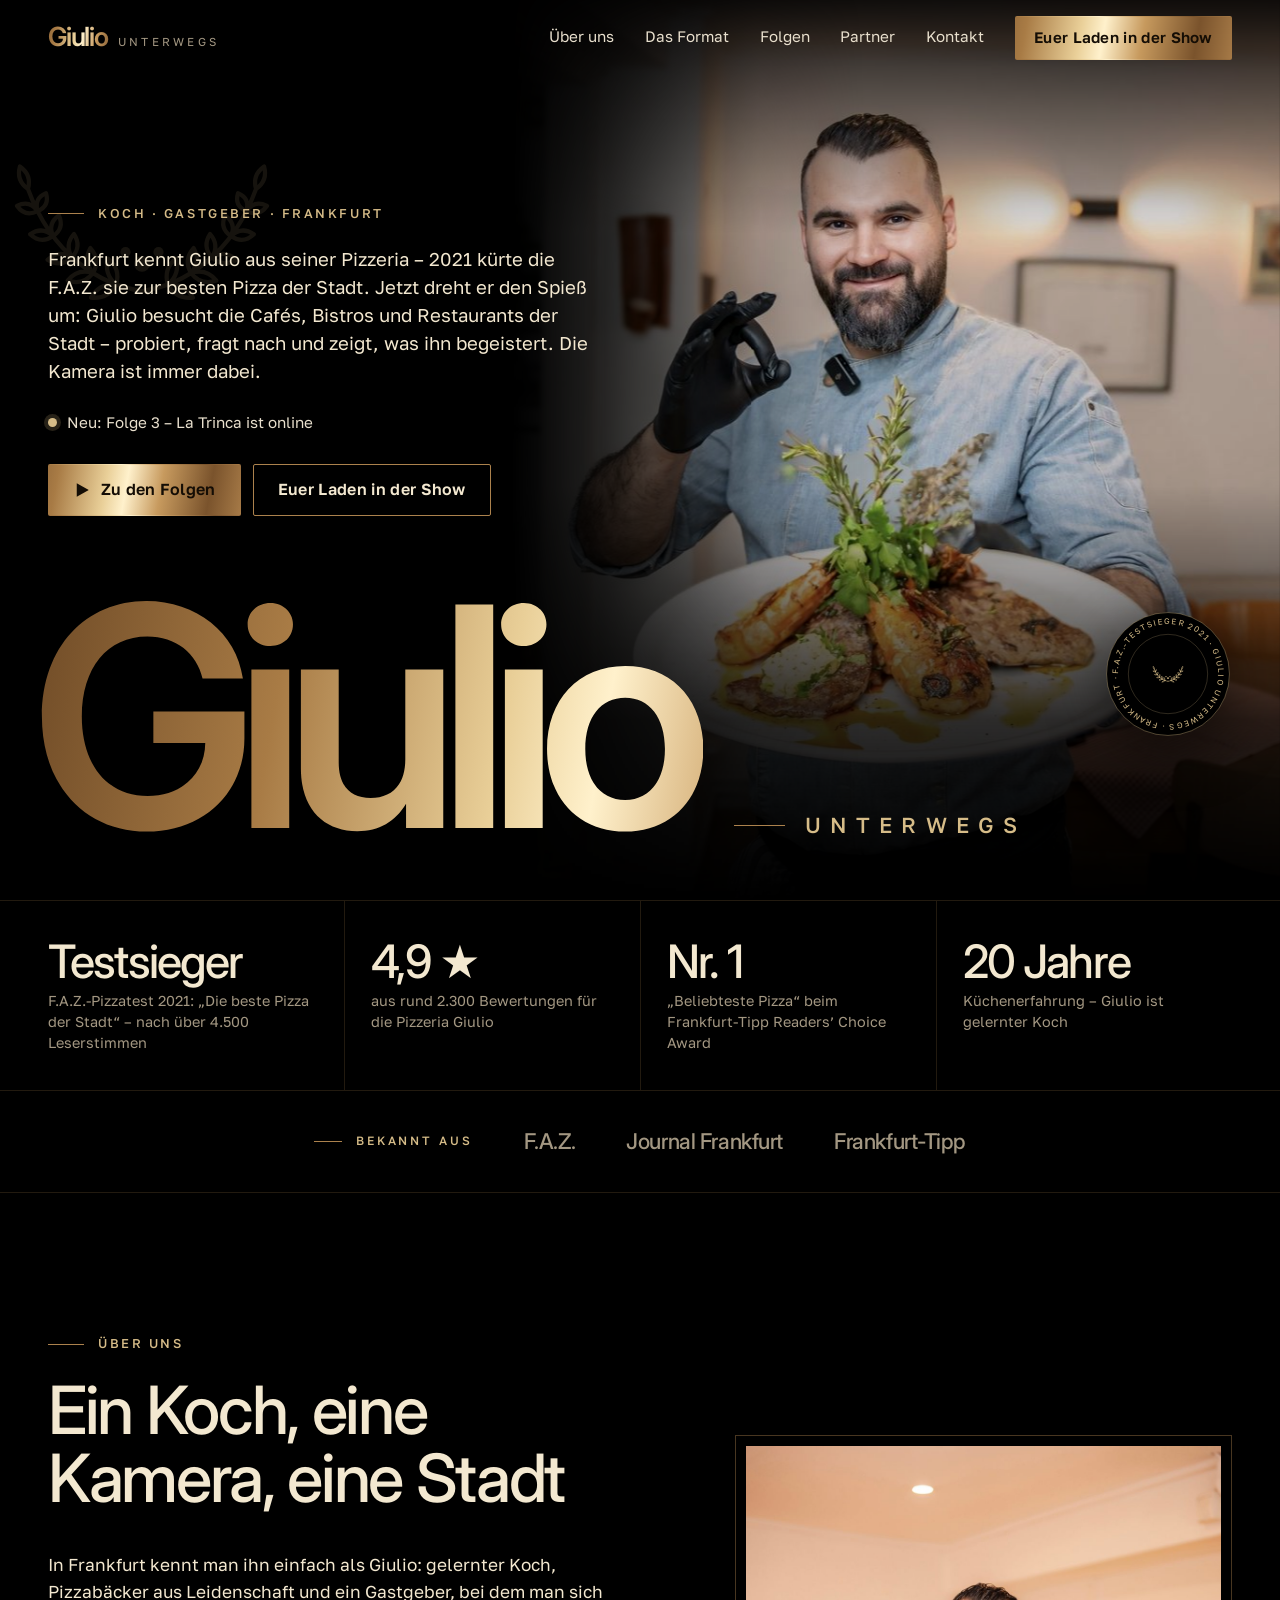
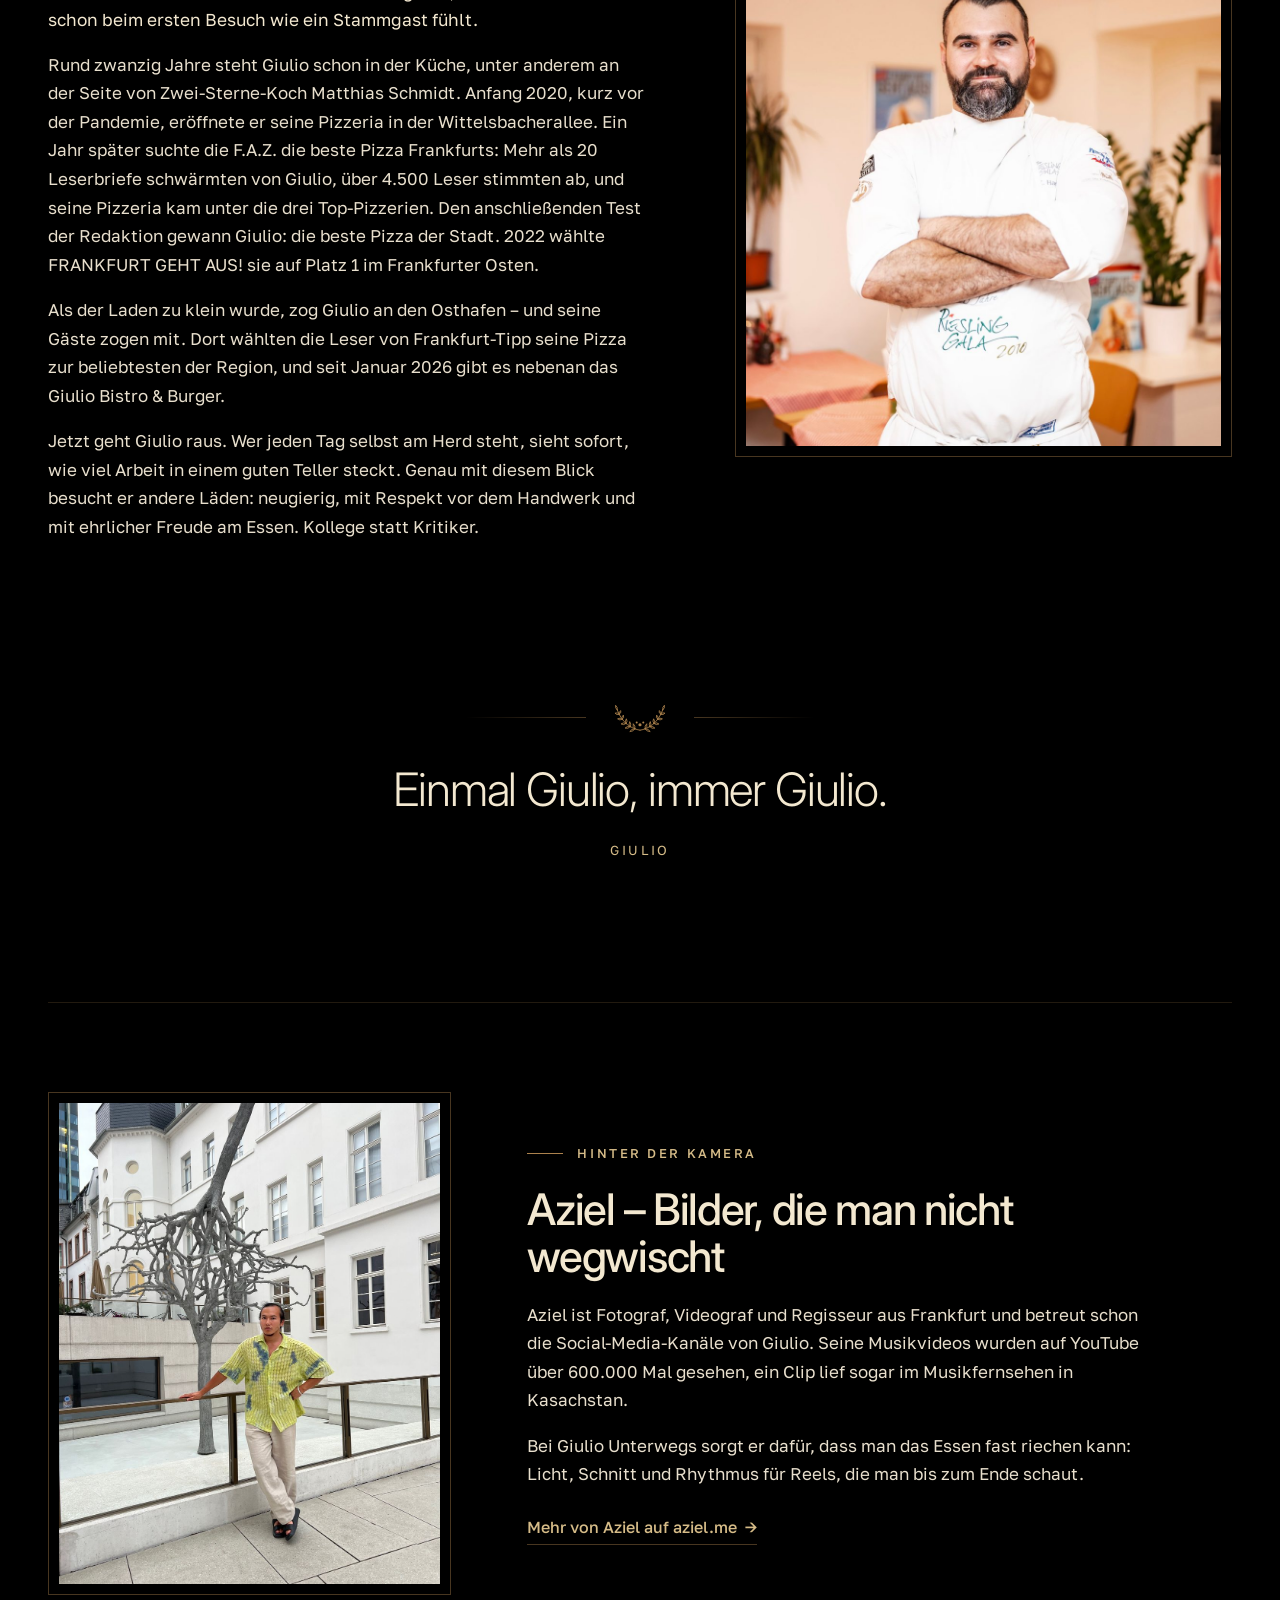
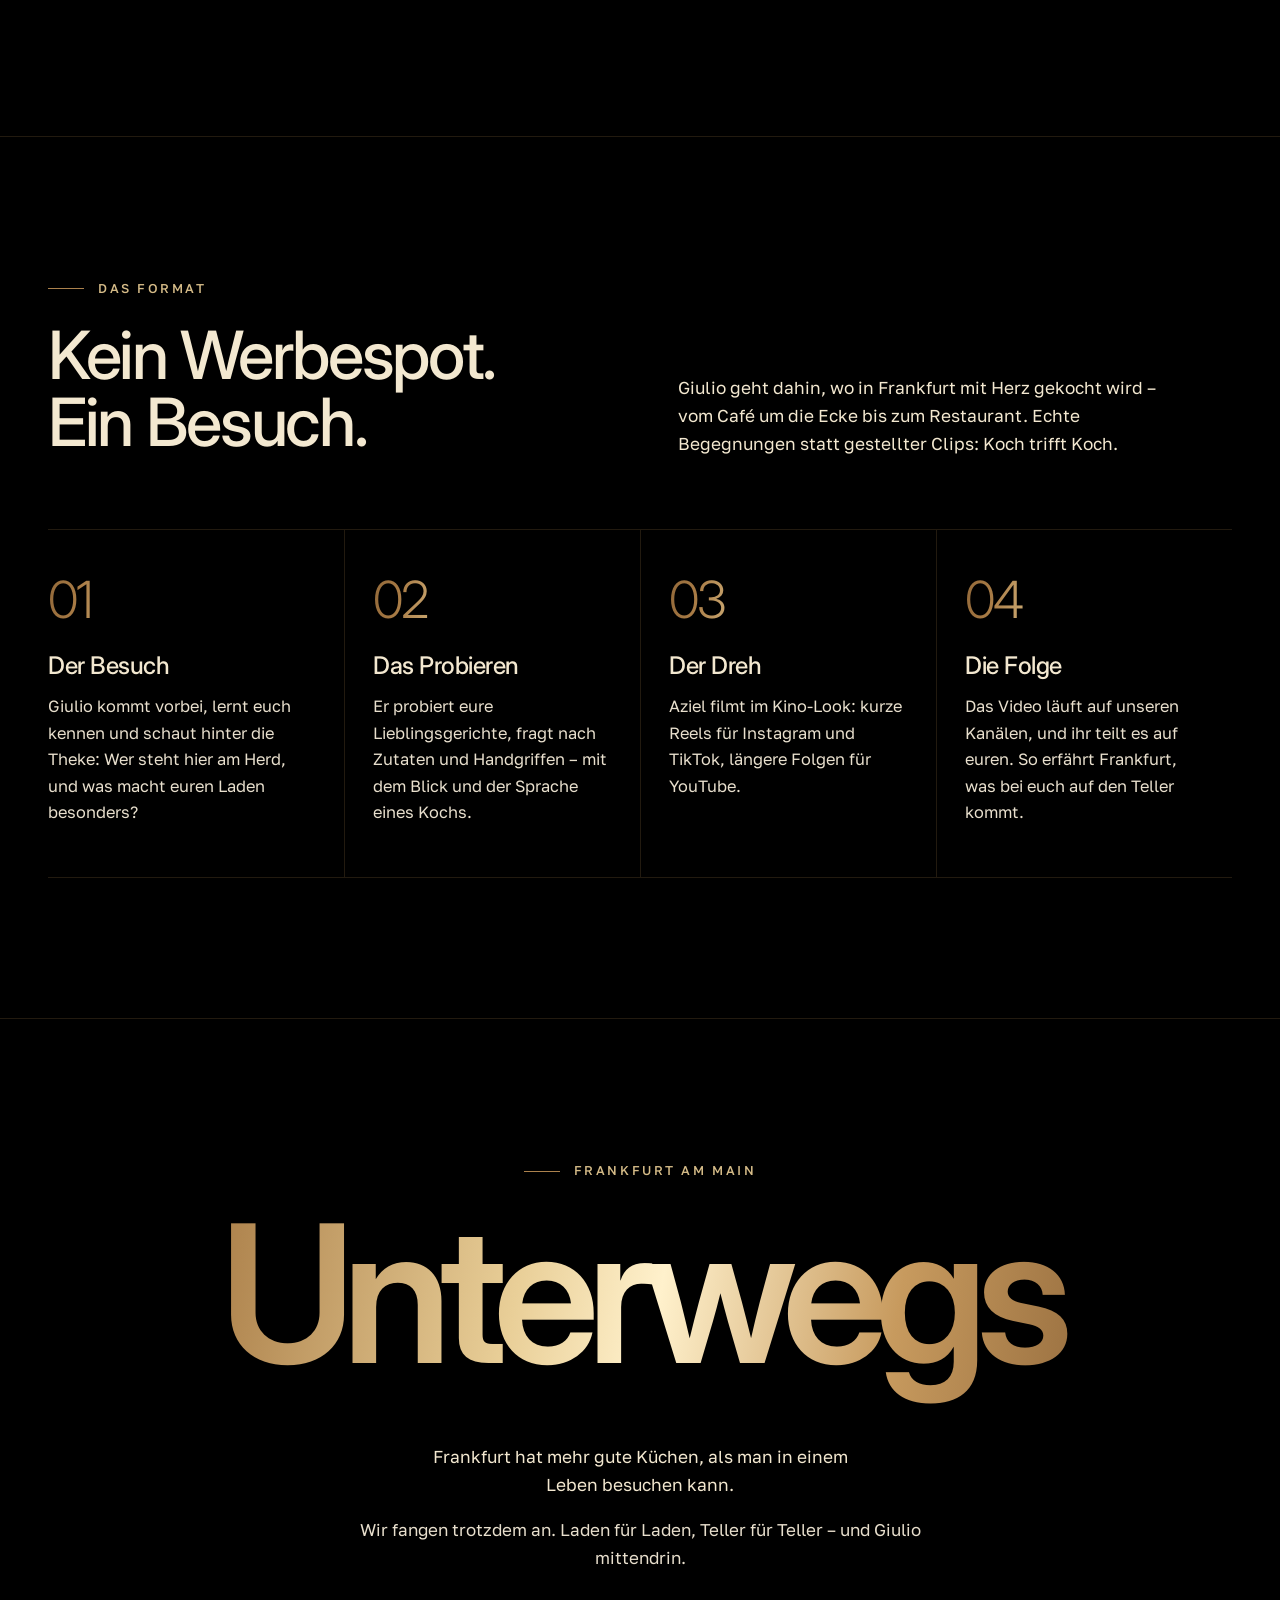
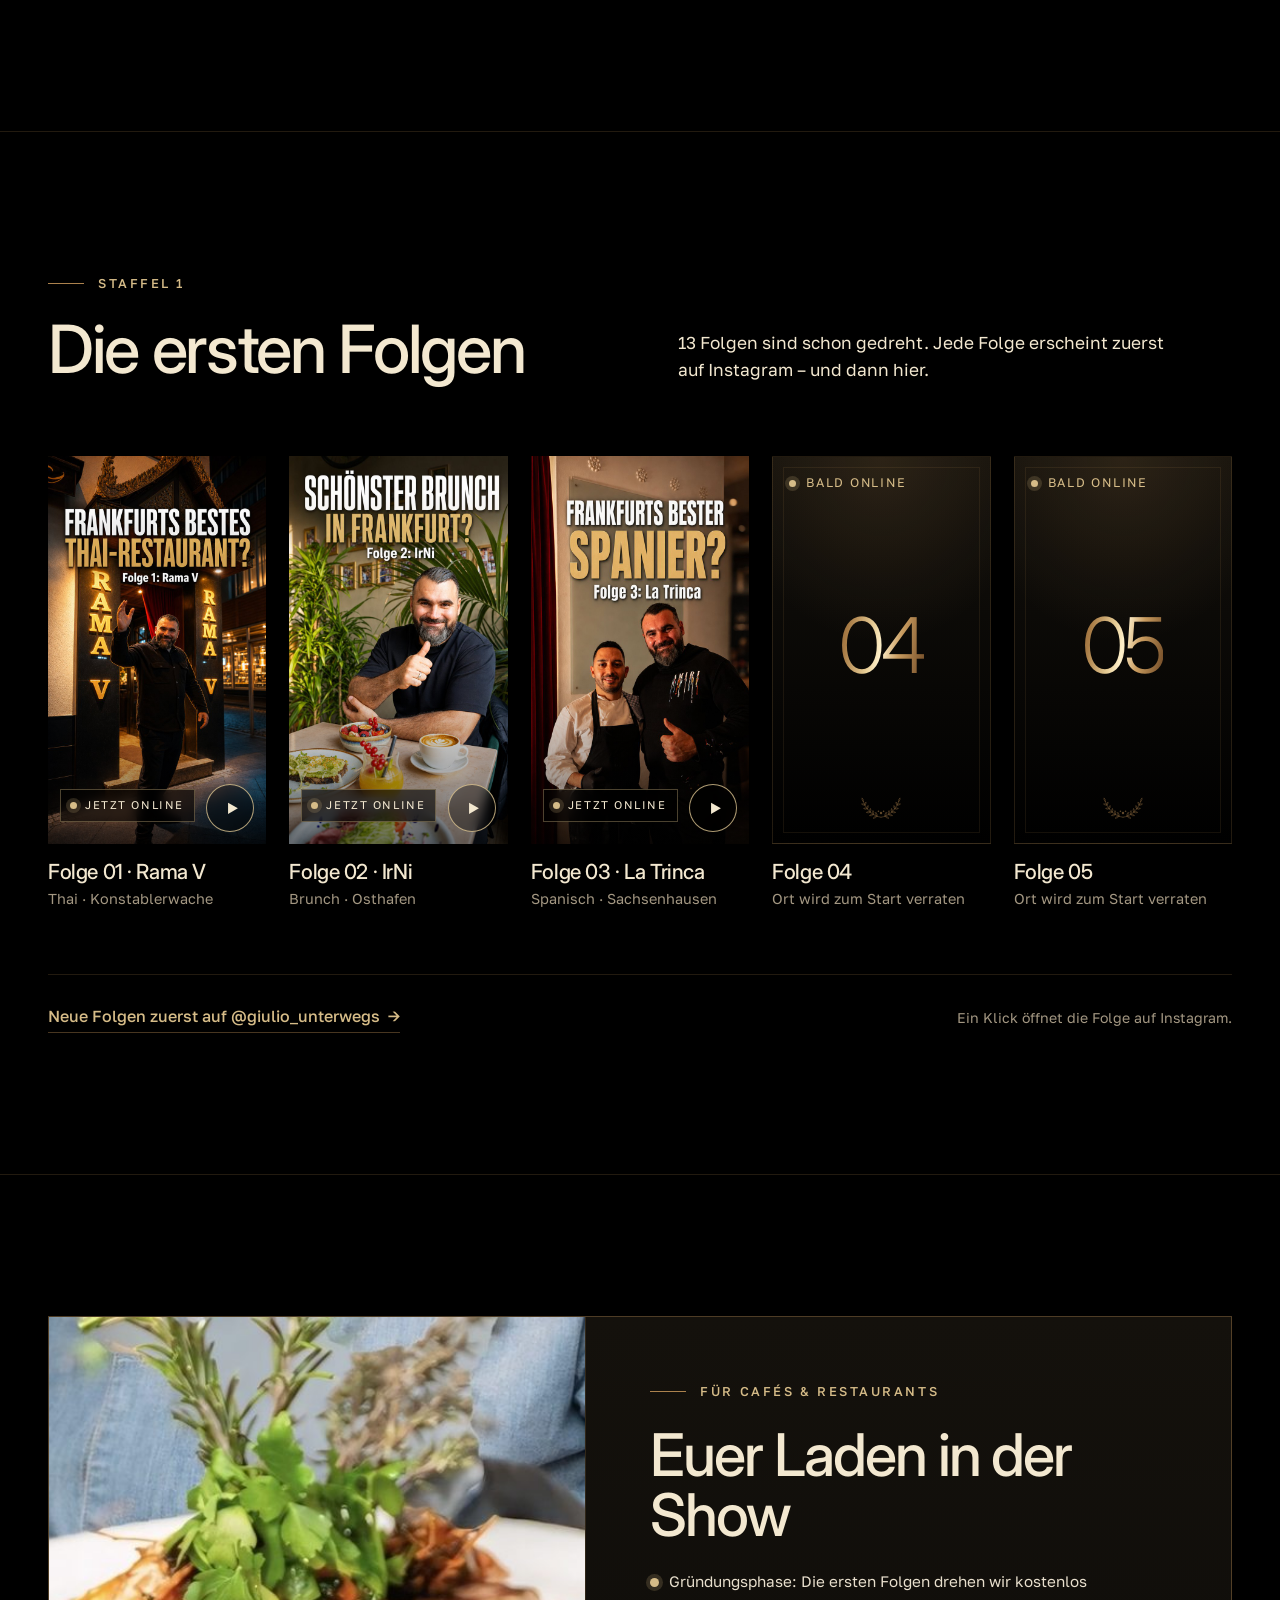
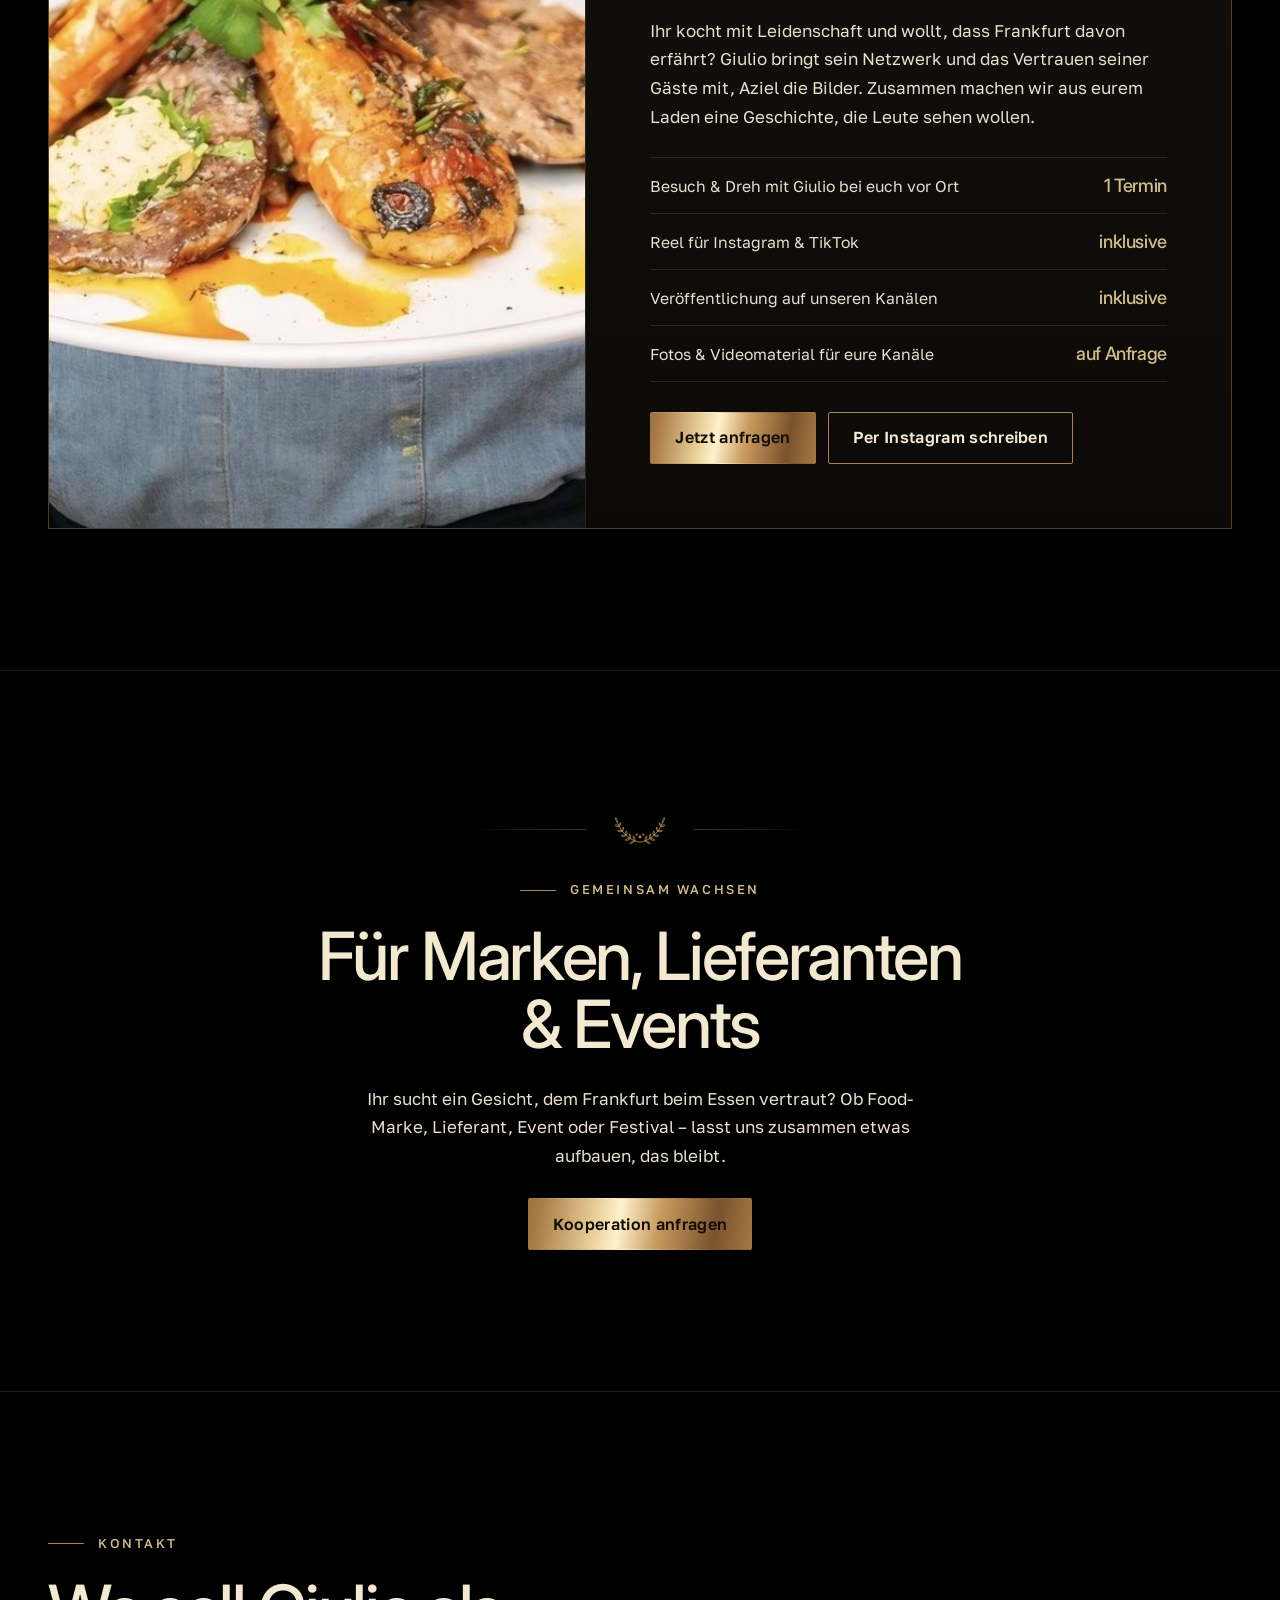
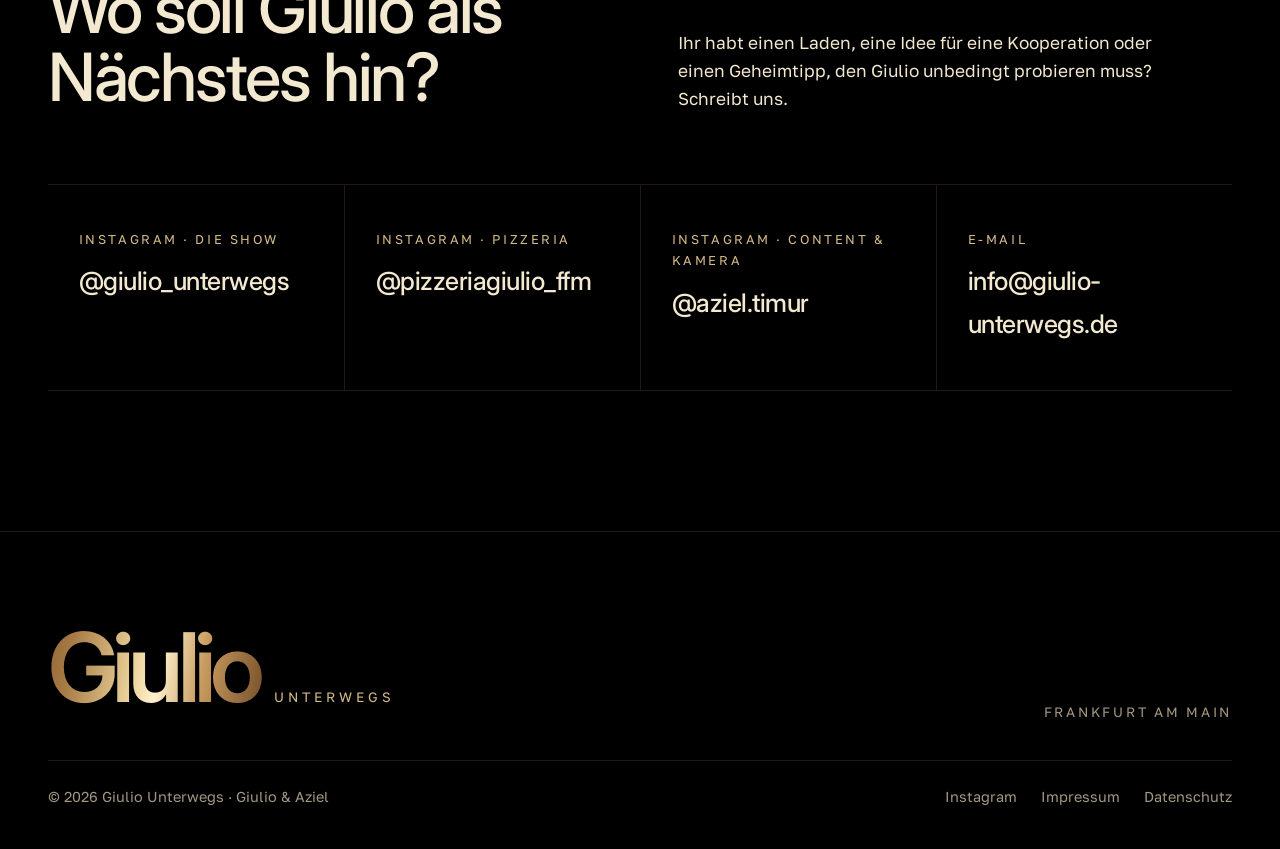
<file: index.html>
<!doctype html>
<html lang="de">
<head>
<meta charset="utf-8">
<meta name="viewport" content="width=device-width, initial-scale=1">
<title>Giulio Unterwegs — Koch Giulio zeigt Frankfurts beste Läden</title>
<meta name="description" content="Giulio Unterwegs: Koch Giulio – Gewinner des F.A.Z.-Pizzatests 2021 – besucht Cafés, Bistros und Restaurants in Frankfurt, gefilmt von Aziel. Reels, Folgen und Kooperationen.">
<meta name="theme-color" content="#000000">
<!-- Adresse anpassen, falls ihr eine eigene Domain nutzt (siehe README) -->
<link rel="canonical" href="https://giulio-unterwegs.de/">
<meta property="og:type" content="website">
<meta property="og:url" content="https://giulio-unterwegs.de/">
<meta property="og:title" content="Giulio Unterwegs — Koch trifft Koch">
<meta property="og:description" content="Der Gewinner des F.A.Z.-Pizzatests besucht die Cafés, Bistros und Restaurants von Frankfurt. Probieren, fragen, filmen.">
<meta property="og:image" content="https://giulio-unterwegs.de/assets/img/og.jpg">
<meta property="og:locale" content="de_DE">
<meta name="twitter:card" content="summary_large_image">
<link rel="icon" href="favicon.svg" type="image/svg+xml">
<link rel="preload" href="assets/fonts/inter-display-600.woff" as="font" type="font/woff" crossorigin>
<link rel="preload" href="assets/fonts/golos.woff" as="font" type="font/woff" crossorigin>
<link rel="stylesheet" href="assets/css/style.css?v=6">
<script>document.documentElement.classList.add('js')</script>
</head>
<body>
<a class="skip" href="#main">Zum Inhalt</a>

<svg width="0" height="0" style="position:absolute" aria-hidden="true">
  <!-- Olivenzweig-Ornament -->
  <symbol id="orn" viewBox="0 0 120 60"><g transform="translate(0 -4)" fill="none" stroke="currentColor" stroke-width="1.4" stroke-linecap="round" stroke-linejoin="round"><path d="M60 56C46 54 30 44 22 22M51.4 53.8Q45.8 53.3 43.0 58.2Q48.7 58.8 51.4 53.8ZM51.4 53.8Q52.9 48.6 48.7 45.2Q47.2 50.4 51.4 53.8ZM43.7 50.0Q38.6 48.3 35.2 52.5Q40.3 54.3 43.7 50.0ZM43.7 50.0Q46.2 45.5 42.8 41.7Q40.3 46.2 43.7 50.0ZM36.7 44.8Q32.3 42.1 28.5 45.6Q32.9 48.3 36.7 44.8ZM36.7 44.8Q40.0 41.1 37.3 37.0Q34.1 40.7 36.7 44.8ZM30.4 37.7Q26.8 34.3 22.7 37.1Q26.3 40.5 30.4 37.7ZM30.4 37.7Q34.2 35.1 32.3 30.8Q28.4 33.5 30.4 37.7ZM25.2 29.4Q22.6 25.5 18.3 27.6Q21.0 31.5 25.2 29.4ZM25.2 29.4Q29.3 27.7 28.0 23.4Q23.9 25.2 25.2 29.4ZM22.0 22.0Q23.3 17.3 19.3 14.5Q18.0 19.2 22.0 22.0Z"/><path d="M60 56C74 54 90 44 98 22M68.6 53.8Q74.2 53.3 77 58.2Q71.3 58.8 68.6 53.8ZM68.6 53.8Q67.1 48.6 71.3 45.2Q72.8 50.4 68.6 53.8ZM76.3 50Q81.4 48.3 84.8 52.5Q79.7 54.3 76.3 50ZM76.3 50Q73.8 45.5 77.2 41.7Q79.7 46.2 76.3 50ZM83.3 44.8Q87.7 42.1 91.5 45.6Q87.1 48.3 83.3 44.8ZM83.3 44.8Q80 41.1 82.7 37Q85.9 40.7 83.3 44.8ZM89.6 37.7Q93.2 34.3 97.3 37.1Q93.7 40.5 89.6 37.7ZM89.6 37.7Q85.8 35.1 87.7 30.8Q91.6 33.5 89.6 37.7ZM94.8 29.4Q97.4 25.5 101.7 27.6Q99 31.5 94.8 29.4ZM94.8 29.4Q90.7 27.7 92 23.4Q96.1 25.2 94.8 29.4ZM98 22Q96.7 17.3 100.7 14.5Q102 19.2 98 22Z"/></g><g fill="currentColor"><circle cx="60" cy="43" r="2.6"/><circle cx="54.5" cy="39" r="1.7"/><circle cx="65.5" cy="39" r="1.7"/></g></symbol>
  <symbol id="play" viewBox="0 0 24 24"><path d="M5 3l16 9-16 9z"/></symbol>
</svg>

<header class="kopf" id="kopf">
  <div class="wrap">
    <a class="logo" href="./" aria-label="Giulio Unterwegs — zur Startseite"><span class="logo-marke">Giulio</span><span class="logo-zusatz">Unterwegs</span></a>
    <button class="menue-knopf" type="button" aria-expanded="false" aria-controls="menue" aria-label="Menü"><span></span><span></span><span></span></button>
    <nav class="kopf-nav" id="menue" aria-label="Hauptmenü">
      <a href="#ueber-uns">Über uns</a>
      <a href="#format">Das Format</a>
      <a href="#folgen">Folgen</a>
      <a href="#partner">Partner</a>
      <a href="#kontakt">Kontakt</a>
      <a class="btn btn--gold" href="#fuer-laeden">Euer Laden in der Show</a>
    </nav>
  </div>
</header>

<main id="main">

<!-- ================= HERO ================= -->
<section class="hero" aria-label="Giulio Unterwegs">
  <figure class="hero-bild">
    <picture>
      <source media="(max-width:760px)" srcset="assets/img/hero-giulio-m.jpg">
      <img src="assets/img/hero-giulio.jpg" alt="Giulio hält einen Teller mit Steak und Garnelen in die Kamera und zeigt mit der Hand: perfetto" fetchpriority="high">
    </picture>
  </figure>

  <svg class="siegel" viewBox="0 0 200 200" aria-hidden="true">
    <defs><path id="kreis" d="M100 100m-78 0a78 78 0 1 1 156 0a78 78 0 1 1-156 0"/></defs>
    <circle cx="100" cy="100" r="96" fill="#000" stroke="currentColor" stroke-opacity=".55"/>
    <circle cx="100" cy="100" r="62" fill="none" stroke="currentColor" stroke-opacity=".35"/>
    <g class="ring"><text font-family="Golos Text, sans-serif" font-size="12.5" letter-spacing="2.2" fill="currentColor"><textPath href="#kreis" textLength="486" lengthAdjust="spacing">F.A.Z.-TESTSIEGER 2021 · GIULIO UNTERWEGS · FRANKFURT ·</textPath></text></g>
    <use href="#orn" x="66" y="82" width="68" height="34" color="#d6bc88"/>
  </svg>

  <div class="wrap hero-inhalt">
    <div class="hero-text">
      <p class="eyebrow">Koch · Gastgeber · Frankfurt</p>
      <p class="hero-lead">Frankfurt kennt Giulio aus seiner Pizzeria – 2021 kürte die F.A.Z. sie zur besten Pizza der Stadt. Jetzt dreht er den Spieß um: Giulio besucht die Cafés, Bistros und Restaurants der Stadt – probiert, fragt nach und zeigt, was ihn begeistert. Die Kamera ist immer dabei.</p>
      <a class="status" href="#folgen">Neu: Folge&nbsp;3 – La Trinca ist online</a>
      <div class="hero-cta">
        <a class="btn btn--gold" href="#folgen"><svg viewBox="0 0 24 24" fill="currentColor" aria-hidden="true"><use href="#play"/></svg>Zu den Folgen</a>
        <a class="btn" href="#fuer-laeden">Euer Laden in der Show</a>
      </div>
    </div>
  </div>

  <h1 class="wrap hero-titel"><span class="marke" aria-hidden="true">Giulio</span><span class="marke-zusatz" aria-hidden="true">Unterwegs</span><span class="sr-only">Giulio Unterwegs – Koch Giulio zeigt Frankfurts beste Läden</span></h1>
</section>

<!-- ================= ZAHLEN ================= -->
<div class="zahlen">
  <ul class="wrap">
    <li class="auftauchen"><strong>Testsieger</strong><span>F.A.Z.-Pizzatest 2021: „Die beste Pizza der Stadt“ – nach über 4.500 Leserstimmen</span></li>
    <li class="auftauchen" data-verzoegerung="1"><strong>4,9&nbsp;★</strong><span>aus rund 2.300 Bewertungen für die Pizzeria Giulio</span></li>
    <li class="auftauchen" data-verzoegerung="2"><strong>Nr.&nbsp;1</strong><span>„Beliebteste Pizza“ beim Frankfurt-Tipp Readers’ Choice Award</span></li>
    <li class="auftauchen" data-verzoegerung="3"><strong>20&nbsp;Jahre</strong><span>Küchenerfahrung – Giulio ist gelernter Koch</span></li>
  </ul>
</div>

<!-- ================= BEKANNT AUS ================= -->
<div class="presse" aria-label="Bekannt aus">
  <div class="wrap">
    <span class="presse-label">Bekannt aus</span>
    <a class="presse-name" href="https://www.faz.net/aktuell/rhein-main/frankfurt/die-beste-pizza-in-frankfurt-eine-abstimmung-17304950.html" rel="noopener">F.A.Z.</a>
    <a class="presse-name" href="https://www.genussmagazin-frankfurt.de/gastro_news/auf-und-zu-19/Die-Neueroeffnung-der-Woche-Einmal-Pizza-Giulio-immer-Pizza-Giulio-41785.html" rel="noopener">Journal Frankfurt</a>
    <a class="presse-name" href="https://www.frankfurt-tipp.de/en/index/best-of-christmas-market-2016-1-3-1-1.html" rel="noopener">Frankfurt-Tipp</a>
  </div>
</div>

<!-- ================= ÜBER UNS ================= -->
<section class="abschnitt" id="ueber-uns" aria-labelledby="ueber-h">
  <div class="wrap">
    <div class="ich-raster">
      <div class="ich-text">
        <p class="eyebrow auftauchen">Über uns</p>
        <h2 class="titel auftauchen" id="ueber-h">Ein Koch, eine Kamera, eine Stadt</h2>
        <p class="lead auftauchen">In Frankfurt kennt man ihn einfach als Giulio: gelernter Koch, Pizzabäcker aus Leidenschaft und ein Gastgeber, bei dem man sich schon beim ersten Besuch wie ein Stammgast fühlt.</p>
        <p class="auftauchen">Rund zwanzig Jahre steht Giulio schon in der Küche, unter anderem an der Seite von Zwei-Sterne-Koch Matthias Schmidt. Anfang 2020, kurz vor der Pandemie, eröffnete er seine Pizzeria in der Wittelsbacherallee. Ein Jahr später suchte die F.A.Z. die beste Pizza Frankfurts: Mehr als 20 Leserbriefe schwärmten von Giulio, über 4.500 Leser stimmten ab, und seine Pizzeria kam unter die drei Top-Pizzerien. Den anschließenden Test der Redaktion gewann Giulio: die beste Pizza der Stadt. 2022 wählte FRANKFURT GEHT AUS! sie auf Platz&nbsp;1 im Frankfurter Osten.</p>
        <p class="auftauchen">Als der Laden zu klein wurde, zog Giulio an den Osthafen – und seine Gäste zogen mit. Dort wählten die Leser von Frankfurt-Tipp seine Pizza zur beliebtesten der Region, und seit Januar 2026 gibt es nebenan das Giulio Bistro &amp; Burger.</p>
        <p class="auftauchen">Jetzt geht Giulio raus. Wer jeden Tag selbst am Herd steht, sieht sofort, wie viel Arbeit in einem guten Teller steckt. Genau mit diesem Blick besucht er andere Läden: neugierig, mit Respekt vor dem Handwerk und mit ehrlicher Freude am Essen. Kollege statt Kritiker.</p>
      </div>
      <figure class="rahmen ich-bild auftauchen" data-verzoegerung="1">
        <img src="assets/img/giulio-portrait.jpg" alt="Giulio im weißen Kochjackett mit verschränkten Armen in seinem Restaurant" loading="lazy">
      </figure>
    </div>

    <div class="zitat auftauchen">
      <div class="ornament" aria-hidden="true"><svg viewBox="0 0 120 60"><use href="#orn"/></svg></div>
      <blockquote>Einmal Giulio, immer Giulio.</blockquote>
      <cite>Giulio</cite>
    </div>

    <div class="team">
      <figure class="rahmen team-bild auftauchen">
        <img src="assets/img/aziel.jpg" alt="Aziel, Regisseur und Fotograf, in Frankfurt" loading="lazy">
      </figure>
      <div>
        <p class="eyebrow auftauchen">Hinter der Kamera</p>
        <h3 class="auftauchen">Aziel – Bilder, die man nicht wegwischt</h3>
        <p class="auftauchen">Aziel ist Fotograf, Videograf und Regisseur aus Frankfurt und betreut schon die Social-Media-Kanäle von Giulio. Seine Musikvideos wurden auf YouTube über 600.000&nbsp;Mal gesehen, ein Clip lief sogar im Musikfernsehen in Kasachstan.</p>
        <p class="auftauchen">Bei Giulio Unterwegs sorgt er dafür, dass man das Essen fast riechen kann: Licht, Schnitt und Rhythmus für Reels, die man bis zum Ende schaut.</p>
        <a class="pfeil auftauchen" href="https://aziel.me" rel="noopener">Mehr von Aziel auf aziel.me <span aria-hidden="true">→</span></a>
      </div>
    </div>
  </div>
</section>

<!-- ================= FORMAT ================= -->
<section class="abschnitt abschnitt--linie" id="format" aria-labelledby="format-h">
  <div class="wrap">
    <div class="abschnitt-kopf">
      <div>
        <p class="eyebrow auftauchen">Das Format</p>
        <h2 class="titel auftauchen" id="format-h">Kein Werbespot. Ein&nbsp;Besuch.</h2>
      </div>
      <p class="lead auftauchen" data-verzoegerung="1">Giulio geht dahin, wo in Frankfurt mit Herz gekocht wird – vom Café um die Ecke bis zum Restaurant. Echte Begegnungen statt gestellter Clips: Koch trifft Koch.</p>
    </div>

    <ol class="weg-liste">
      <li class="auftauchen">
        <span class="weg-nr metall-text">01</span>
        <h3>Der Besuch</h3>
        <p>Giulio kommt vorbei, lernt euch kennen und schaut hinter die Theke: Wer steht hier am Herd, und was macht euren Laden besonders?</p>
      </li>
      <li class="auftauchen" data-verzoegerung="1">
        <span class="weg-nr metall-text">02</span>
        <h3>Das Probieren</h3>
        <p>Er probiert eure Lieblingsgerichte, fragt nach Zutaten und Handgriffen – mit dem Blick und der Sprache eines Kochs.</p>
      </li>
      <li class="auftauchen" data-verzoegerung="2">
        <span class="weg-nr metall-text">03</span>
        <h3>Der Dreh</h3>
        <p>Aziel filmt im Kino-Look: kurze Reels für Instagram und TikTok, längere Folgen für YouTube.</p>
      </li>
      <li class="auftauchen" data-verzoegerung="3">
        <span class="weg-nr metall-text">04</span>
        <h3>Die Folge</h3>
        <p>Das Video läuft auf unseren Kanälen, und ihr teilt es auf euren. So erfährt Frankfurt, was bei euch auf den Teller kommt.</p>
      </li>
    </ol>
  </div>
</section>

<!-- ================= GROSSES WORT ================= -->
<section class="abschnitt abschnitt--linie wort-abschnitt" aria-labelledby="wort-h">
  <div class="wrap">
    <p class="eyebrow eyebrow--mitte auftauchen">Frankfurt am Main</p>
    <h2 id="wort-h" class="auftauchen"><span class="grosses-wort metall-text">Unterwegs</span></h2>
    <p class="lead auftauchen">Frankfurt hat mehr gute Küchen, als man in einem Leben besuchen kann.</p>
    <p class="auftauchen">Wir fangen trotzdem an. Laden für Laden, Teller für Teller – und Giulio mittendrin.</p>
  </div>
</section>

<!-- ================= FOLGEN ================= -->
<section class="abschnitt abschnitt--linie" id="folgen" aria-labelledby="folgen-h">
  <div class="wrap">
    <div class="abschnitt-kopf">
      <div>
        <p class="eyebrow auftauchen">Staffel 1</p>
        <h2 class="titel auftauchen" id="folgen-h">Die ersten Folgen</h2>
      </div>
      <p class="lead auftauchen" data-verzoegerung="1">13 Folgen sind schon gedreht. Jede Folge erscheint zuerst auf Instagram – und dann hier.</p>
    </div>

    <!--
      SO WIRD AUS EINEM PLATZHALTER EINE FERTIGE FOLGE:
      Den kompletten <li> eines Platzhalters durch diesen Block ersetzen.
      data-video   = die YouTube-ID (bei youtube.com/shorts/ABC123 ist es ABC123)
      data-format  = "hoch" für Shorts/Reels (9:16), weglassen für normale 16:9-Videos
      Vorschaubild = eigenes Bild in assets/img/ ablegen (hochkant, z. B. 720 × 1280)

      <li class="folge-karte auftauchen">
        <button class="video-knopf" type="button" data-video="YOUTUBE-ID" data-format="hoch" data-titel="Folge 01 – Name des Ladens">
          <img src="assets/img/folge-01.jpg" alt="Giulio im Laden …" loading="lazy">
          <span class="play"><svg viewBox="0 0 24 24" aria-hidden="true"><use href="#play"/></svg></span>
          <span class="sr-only">Folge 01 ansehen</span>
        </button>
        <h3>Name des Ladens</h3>
        <p>Café · Stadtteil</p>
      </li>
    -->
    <ul class="folgen-raster">
      <li class="folge-karte auftauchen">
        <a class="video-knopf" href="https://www.instagram.com/reel/Df-cqggRraO/" target="_blank" rel="noopener">
          <img src="assets/img/folge-01.jpg" alt="Giulio winkt vor dem Eingang des Thai-Restaurants Rama V in Frankfurt" width="720" height="1280" loading="lazy">
          <span class="status neu">Jetzt online</span>
          <span class="play"><svg viewBox="0 0 24 24" aria-hidden="true"><use href="#play"/></svg></span>
          <span class="sr-only">Folge 01 auf Instagram ansehen</span>
        </a>
        <h3>Folge 01 · Rama V</h3>
        <p>Thai · Konstablerwache</p>
      </li>
      <li class="folge-karte auftauchen" data-verzoegerung="1">
        <a class="video-knopf" href="https://www.instagram.com/reel/DgA4osDx5eR/" target="_blank" rel="noopener">
          <img src="assets/img/folge-02.jpg?v=2" alt="Titelbild Folge 2: Schönster Brunch in Frankfurt? Giulio mit Daumen hoch am Frühstückstisch im IrNi" width="720" height="1280" loading="lazy">
          <span class="status neu">Jetzt online</span>
          <span class="play"><svg viewBox="0 0 24 24" aria-hidden="true"><use href="#play"/></svg></span>
          <span class="sr-only">Folge 02 auf Instagram ansehen</span>
        </a>
        <h3>Folge 02 · IrNi</h3>
        <p>Brunch · Osthafen</p>
      </li>
      <li class="folge-karte auftauchen" data-verzoegerung="2">
        <a class="video-knopf" href="https://www.instagram.com/reel/DgITncLx686/" target="_blank" rel="noopener">
          <img src="assets/img/folge-03.jpg" alt="Titelbild Folge 3: Frankfurts bester Spanier? Giulio mit dem Koch im Restaurant La Trinca" width="720" height="1280" loading="lazy">
          <span class="status neu">Jetzt online</span>
          <span class="play"><svg viewBox="0 0 24 24" aria-hidden="true"><use href="#play"/></svg></span>
          <span class="sr-only">Folge 03 auf Instagram ansehen</span>
        </a>
        <h3>Folge 03 · La Trinca</h3>
        <p>Spanisch · Sachsenhausen</p>
      </li>
      <li class="folge-karte auftauchen" data-verzoegerung="3">
        <div class="folge-platz"><span class="status bald">Bald online</span><span class="folge-nr metall-text">04</span><svg viewBox="0 0 120 60" aria-hidden="true"><use href="#orn"/></svg></div>
        <h3>Folge 04</h3>
        <p>Ort wird zum Start verraten</p>
      </li>
      <li class="folge-karte auftauchen" data-verzoegerung="4">
        <div class="folge-platz"><span class="status bald">Bald online</span><span class="folge-nr metall-text">05</span><svg viewBox="0 0 120 60" aria-hidden="true"><use href="#orn"/></svg></div>
        <h3>Folge 05</h3>
        <p>Ort wird zum Start verraten</p>
      </li>
    </ul>

    <div class="folgen-fuss">
      <a class="pfeil" href="https://www.instagram.com/giulio_unterwegs" rel="noopener">Neue Folgen zuerst auf @giulio_unterwegs <span aria-hidden="true">→</span></a>
      <p>Ein Klick öffnet die Folge auf Instagram.</p>
    </div>
  </div>
</section>

<!-- ================= FÜR LÄDEN ================= -->
<section class="abschnitt abschnitt--linie" id="fuer-laeden" aria-labelledby="laeden-h">
  <div class="wrap">
    <div class="tafel-box auftauchen">
      <figure class="bild"><img src="assets/img/teller.jpg" alt="Teller mit Steak, Riesengarnelen, Kräuterbutter und frischen Kräutern" loading="lazy"></figure>
      <div class="inhalt">
        <p class="eyebrow">Für Cafés &amp; Restaurants</p>
        <h2 class="titel" id="laeden-h">Euer Laden in der Show</h2>
        <p class="status">Gründungsphase: Die ersten Folgen drehen wir kostenlos</p>
        <p>Ihr kocht mit Leidenschaft und wollt, dass Frankfurt davon erfährt? Giulio bringt sein Netzwerk und das Vertrauen seiner Gäste mit, Aziel die Bilder. Zusammen machen wir aus eurem Laden eine Geschichte, die Leute sehen wollen.</p>
        <ul>
          <li><span>Besuch &amp; Dreh mit Giulio bei euch vor Ort</span><b>1 Termin</b></li>
          <li><span>Reel für Instagram &amp; TikTok</span><b>inklusive</b></li>
          <li><span>Veröffentlichung auf unseren Kanälen</span><b>inklusive</b></li>
          <li><span>Fotos &amp; Videomaterial für eure Kanäle</span><b>auf Anfrage</b></li>
        </ul>
        <div class="hero-cta">
          <a class="btn btn--gold" href="mailto:info@giulio-unterwegs.de?subject=Giulio%20Unterwegs%20%E2%80%93%20Anfrage%20f%C3%BCr%20unseren%20Laden&amp;body=Hallo%20Giulio%2C%20hallo%20Aziel%2C%0A%0Awir%20m%C3%B6chten%20bei%20Giulio%20Unterwegs%20dabei%20sein.%0A%0AName%20des%20Ladens%3A%0AAdresse%3A%0AAnsprechpartner%20%26%20Telefon%3A%0AWas%20uns%20besonders%20macht%3A%0A">Jetzt anfragen</a>
          <a class="btn" href="https://ig.me/m/giulio_unterwegs" rel="noopener">Per Instagram schreiben</a>
        </div>
      </div>
    </div>
  </div>
</section>

<!-- ================= PARTNER ================= -->
<section class="abschnitt abschnitt--linie partner" id="partner" aria-labelledby="partner-h">
  <div class="wrap">
    <div class="ornament auftauchen" aria-hidden="true" style="margin-bottom:32px"><svg viewBox="0 0 120 60"><use href="#orn"/></svg></div>
    <p class="eyebrow eyebrow--mitte auftauchen">Gemeinsam wachsen</p>
    <h2 class="titel auftauchen" id="partner-h">Für Marken, Lieferanten &amp;&nbsp;Events</h2>
    <p class="auftauchen">Ihr sucht ein Gesicht, dem Frankfurt beim Essen vertraut? Ob Food-Marke, Lieferant, Event oder Festival – lasst uns zusammen etwas aufbauen, das bleibt.</p>
    <div class="hero-cta auftauchen">
      <a class="btn btn--gold" href="mailto:info@giulio-unterwegs.de?subject=Giulio%20Unterwegs%20%E2%80%93%20Kooperation">Kooperation anfragen</a>
    </div>
  </div>
</section>

<!-- ================= KONTAKT ================= -->
<section class="abschnitt abschnitt--linie" id="kontakt" aria-labelledby="kontakt-h">
  <div class="wrap">
    <div class="abschnitt-kopf">
      <div>
        <p class="eyebrow auftauchen">Kontakt</p>
        <h2 class="titel auftauchen" id="kontakt-h">Wo soll Giulio als Nächstes hin?</h2>
      </div>
      <p class="lead auftauchen" data-verzoegerung="1">Ihr habt einen Laden, eine Idee für eine Kooperation oder einen Geheimtipp, den Giulio unbedingt probieren muss? Schreibt uns.</p>
    </div>
    <ul class="kontakt-liste">
      <li class="auftauchen"><a href="https://www.instagram.com/giulio_unterwegs" rel="noopener"><span>Instagram · Die Show</span><strong>@giulio_unterwegs</strong></a></li>
      <li class="auftauchen" data-verzoegerung="1"><a href="https://www.instagram.com/pizzeriagiulio_ffm" rel="noopener"><span>Instagram · Pizzeria</span><strong>@pizzeriagiulio_ffm</strong></a></li>
      <li class="auftauchen" data-verzoegerung="2"><a href="https://www.instagram.com/aziel.timur" rel="noopener"><span>Instagram · Content &amp; Kamera</span><strong>@aziel.timur</strong></a></li>
      <li class="auftauchen" data-verzoegerung="3"><a href="mailto:info@giulio-unterwegs.de?subject=Giulio%20Unterwegs"><span>E-Mail</span><strong>info@giulio-unterwegs.de</strong></a></li>
    </ul>
  </div>
</section>

</main>

<footer class="fuss">
  <div class="wrap">
    <div class="fuss-oben">
      <div class="fuss-marke"><b class="metall-text">Giulio</b><span>Unterwegs</span></div>
      <p class="fuss-ort">Frankfurt am Main</p>
    </div>
    <div class="fuss-unten">
      <span>© 2026 Giulio Unterwegs · Giulio &amp; Aziel</span>
      <nav aria-label="Rechtliches">
        <a href="https://www.instagram.com/giulio_unterwegs" rel="noopener">Instagram</a>
        <a href="impressum.html">Impressum</a>
        <a href="datenschutz.html">Datenschutz</a>
      </nav>
    </div>
  </div>
</footer>

<dialog class="player" id="player" aria-label="Video">
  <button class="player-zu" type="button" data-zu>Schließen <svg viewBox="0 0 24 24" fill="none" stroke="currentColor" stroke-width="1.6" aria-hidden="true"><path d="M5 5l14 14M19 5L5 19"/></svg></button>
  <div class="player-buehne"></div>
  <p class="player-titel"></p>
</dialog>

<script src="assets/js/main.js?v=1" defer></script>
</body>
</html>
</file>
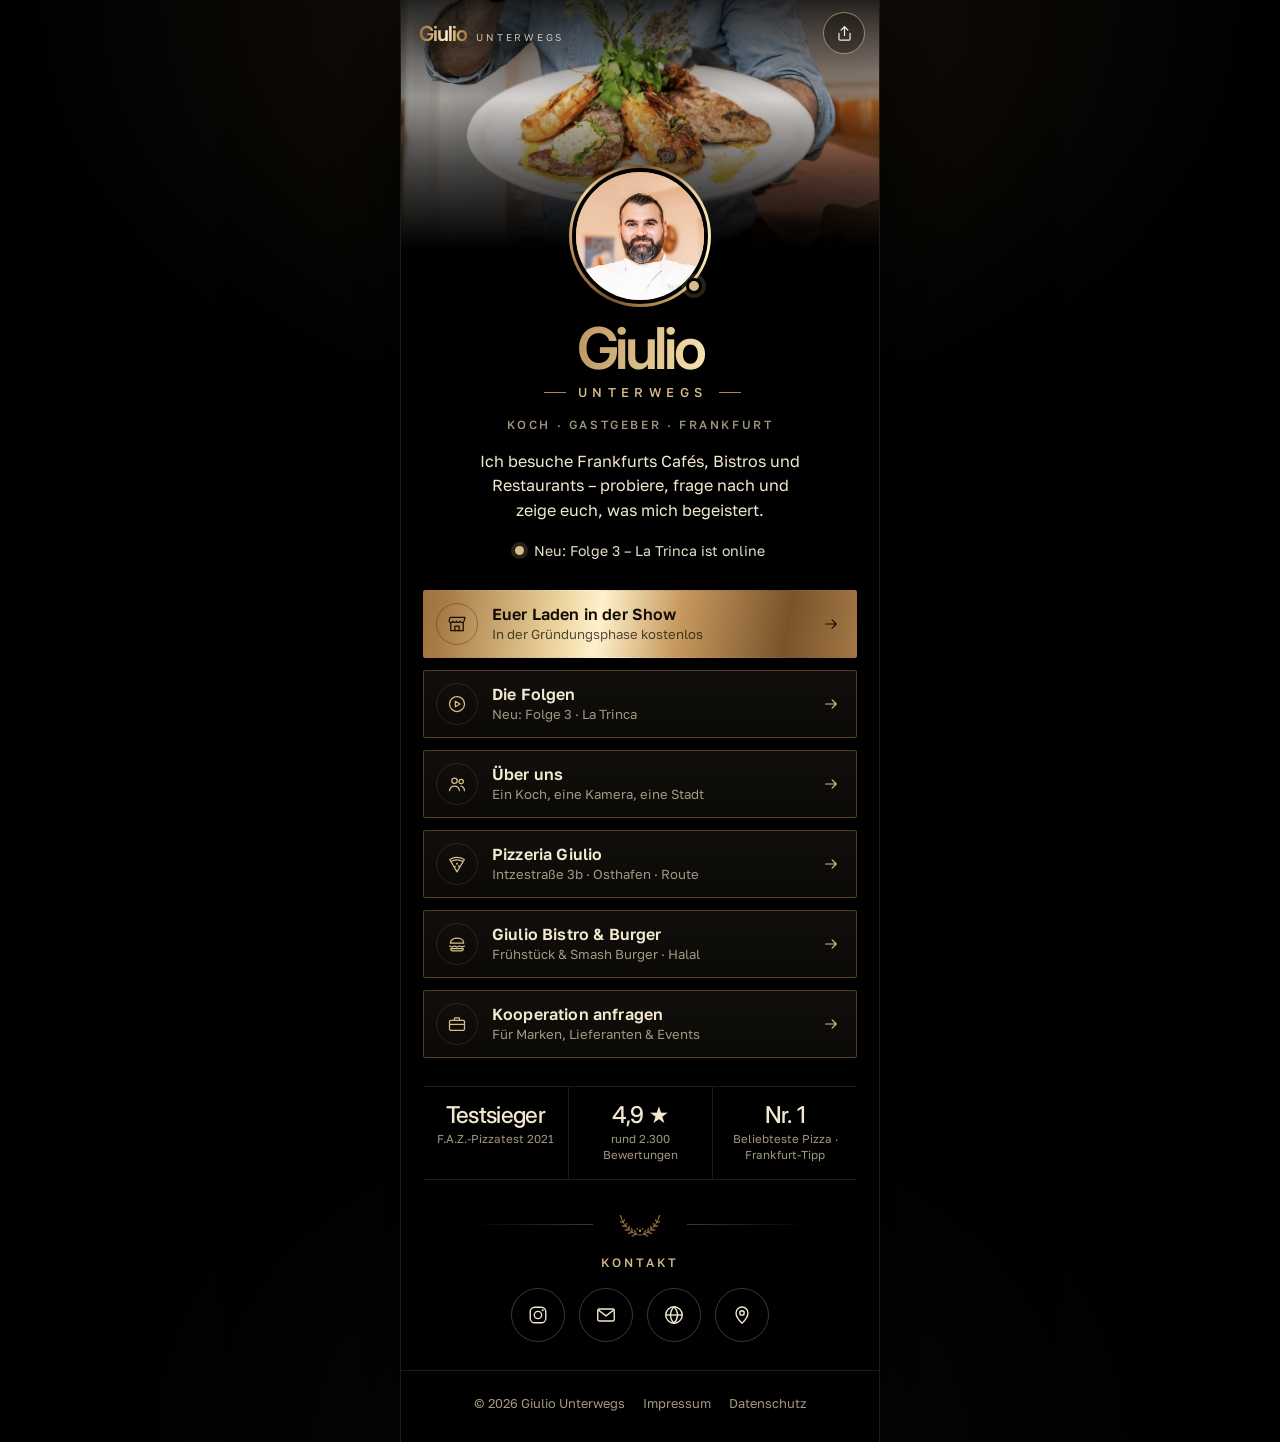
<file: links/index.html>
<!doctype html>
<html lang="de">
<head>
<meta charset="utf-8">
<meta name="viewport" content="width=device-width, initial-scale=1, viewport-fit=cover">
<title>Giulio Unterwegs — Links</title>
<meta name="description" content="Giulio Unterwegs: Koch Giulio, Gewinner des F.A.Z.-Pizzatests 2021, besucht Frankfurts Cafés, Bistros und Restaurants. Folgen, Pizzeria, Bistro und Anfragen für euren Laden.">
<meta name="theme-color" content="#000000">
<link rel="canonical" href="https://giulio-unterwegs.de/links/">
<meta property="og:type" content="website">
<meta property="og:url" content="https://giulio-unterwegs.de/links/">
<meta property="og:title" content="Giulio Unterwegs — alle Links">
<meta property="og:description" content="Folgen, Pizzeria Giulio, Giulio Bistro & Burger und euer Laden in der Show.">
<meta property="og:image" content="https://giulio-unterwegs.de/assets/img/og.jpg">
<meta property="og:locale" content="de_DE">
<meta name="twitter:card" content="summary_large_image">
<link rel="icon" href="../favicon.svg" type="image/svg+xml">
<link rel="preload" href="../assets/fonts/inter-display-600.woff" as="font" type="font/woff" crossorigin>
<link rel="preload" href="../assets/fonts/golos.woff" as="font" type="font/woff" crossorigin>
<link rel="stylesheet" href="../assets/css/style.css?v=6">
</head>
<body class="linkseite">

<svg width="0" height="0" style="position:absolute" aria-hidden="true">
  <defs>
    <symbol id="i-laden" viewBox="0 0 24 24"><g fill="none" stroke="currentColor" stroke-width="1.5" stroke-linecap="round" stroke-linejoin="round"><path d="M4.5 10.5V20h15v-9.5"/><path d="M3 4h18l-1.2 4.6a2.4 2.4 0 0 1-4.6 0 2.4 2.4 0 0 1-4.4 0 2.4 2.4 0 0 1-4.4 0A2.4 2.4 0 0 1 1.8 8.6z" transform="translate(.6 0)"/><path d="M9.5 20v-5.5h5V20"/></g></symbol>
    <symbol id="i-play" viewBox="0 0 24 24"><g fill="none" stroke="currentColor" stroke-width="1.5" stroke-linejoin="round"><circle cx="12" cy="12" r="9"/><path d="M10 8.6l5.6 3.4-5.6 3.4z"/></g></symbol>
    <symbol id="i-team" viewBox="0 0 24 24"><g fill="none" stroke="currentColor" stroke-width="1.5" stroke-linecap="round"><circle cx="9" cy="8" r="3.2"/><path d="M3 20c.6-3.6 3-5.5 6-5.5s5.4 1.9 6 5.5"/><circle cx="17" cy="9" r="2.6"/><path d="M16.6 14.6c2.4.3 4 2.1 4.4 5.4"/></g></symbol>
    <symbol id="i-pizza" viewBox="0 0 24 24"><g fill="none" stroke="currentColor" stroke-width="1.5" stroke-linejoin="round"><path d="M12 21.5L3.2 6.6a17.5 17.5 0 0 1 17.6 0z"/><path d="M4.7 9.1a14.6 14.6 0 0 1 14.6 0"/></g><g fill="currentColor"><circle cx="12" cy="11.6" r="1.2"/><circle cx="9.8" cy="15" r="1"/><circle cx="14.2" cy="14.6" r="1"/></g></symbol>
    <symbol id="i-burger" viewBox="0 0 24 24"><g fill="none" stroke="currentColor" stroke-width="1.5" stroke-linecap="round" stroke-linejoin="round"><path d="M4 11c0-3.6 3.6-6 8-6s8 2.4 8 6z"/><path d="M3 14.5c1.5 0 1.5 1 3 1s1.5-1 3-1 1.5 1 3 1 1.5-1 3-1 1.5 1 3 1 1.5-1 3-1"/><path d="M4.5 17.5h15v.6a2 2 0 0 1-2 2h-11a2 2 0 0 1-2-2z"/></g></symbol>
    <symbol id="i-koffer" viewBox="0 0 24 24"><g fill="none" stroke="currentColor" stroke-width="1.5" stroke-linejoin="round"><rect x="3" y="7.5" width="18" height="12" rx="1.5"/><path d="M9 7.5v-2a1 1 0 0 1 1-1h4a1 1 0 0 1 1 1v2"/><path d="M3 12.5h18"/></g></symbol>
    <symbol id="i-insta" viewBox="0 0 24 24"><g fill="none" stroke="currentColor" stroke-width="1.5"><rect x="3.5" y="3.5" width="17" height="17" rx="5"/><circle cx="12" cy="12" r="4"/></g><circle cx="17.2" cy="6.8" r="1.1" fill="currentColor"/></symbol>
    <symbol id="i-mail" viewBox="0 0 24 24"><g fill="none" stroke="currentColor" stroke-width="1.5" stroke-linejoin="round"><rect x="3" y="5.5" width="18" height="13" rx="1.5"/><path d="M3.6 6.6l8.4 6.4 8.4-6.4"/></g></symbol>
    <symbol id="i-web" viewBox="0 0 24 24"><g fill="none" stroke="currentColor" stroke-width="1.5"><circle cx="12" cy="12" r="9"/><path d="M3 12h18"/><path d="M12 3c2.5 2.6 3.8 5.6 3.8 9s-1.3 6.4-3.8 9c-2.5-2.6-3.8-5.6-3.8-9S9.5 5.6 12 3z"/></g></symbol>
    <symbol id="i-pin" viewBox="0 0 24 24"><g fill="none" stroke="currentColor" stroke-width="1.5" stroke-linejoin="round"><path d="M12 21s-6.5-6.2-6.5-11.2a6.5 6.5 0 0 1 13 0C18.5 14.8 12 21 12 21z"/><circle cx="12" cy="9.8" r="2.4"/></g></symbol>
    <symbol id="i-teilen" viewBox="0 0 24 24"><g fill="none" stroke="currentColor" stroke-width="1.6" stroke-linecap="round" stroke-linejoin="round"><path d="M12 3.5v11"/><path d="M7.8 7.6L12 3.5l4.2 4.1"/><path d="M5 12v7a1.5 1.5 0 0 0 1.5 1.5h11A1.5 1.5 0 0 0 19 19v-7"/></g></symbol>
    <symbol id="i-pfeil" viewBox="0 0 24 24"><path d="M5 12h14M13.5 6.5L19 12l-5.5 5.5" fill="none" stroke="currentColor" stroke-width="1.6" stroke-linecap="round" stroke-linejoin="round"/></symbol>
    <symbol id="orn" viewBox="0 0 120 60"><g transform="translate(0 -4)" fill="none" stroke="currentColor" stroke-width="1.4" stroke-linecap="round" stroke-linejoin="round"><path d="M60 56C46 54 30 44 22 22M51.4 53.8Q45.8 53.3 43.0 58.2Q48.7 58.8 51.4 53.8ZM51.4 53.8Q52.9 48.6 48.7 45.2Q47.2 50.4 51.4 53.8ZM43.7 50.0Q38.6 48.3 35.2 52.5Q40.3 54.3 43.7 50.0ZM43.7 50.0Q46.2 45.5 42.8 41.7Q40.3 46.2 43.7 50.0ZM36.7 44.8Q32.3 42.1 28.5 45.6Q32.9 48.3 36.7 44.8ZM36.7 44.8Q40.0 41.1 37.3 37.0Q34.1 40.7 36.7 44.8ZM30.4 37.7Q26.8 34.3 22.7 37.1Q26.3 40.5 30.4 37.7ZM30.4 37.7Q34.2 35.1 32.3 30.8Q28.4 33.5 30.4 37.7ZM25.2 29.4Q22.6 25.5 18.3 27.6Q21.0 31.5 25.2 29.4ZM25.2 29.4Q29.3 27.7 28.0 23.4Q23.9 25.2 25.2 29.4ZM22.0 22.0Q23.3 17.3 19.3 14.5Q18.0 19.2 22.0 22.0Z"/><path d="M60 56C74 54 90 44 98 22M68.6 53.8Q74.2 53.3 77 58.2Q71.3 58.8 68.6 53.8ZM68.6 53.8Q67.1 48.6 71.3 45.2Q72.8 50.4 68.6 53.8ZM76.3 50Q81.4 48.3 84.8 52.5Q79.7 54.3 76.3 50ZM76.3 50Q73.8 45.5 77.2 41.7Q79.7 46.2 76.3 50ZM83.3 44.8Q87.7 42.1 91.5 45.6Q87.1 48.3 83.3 44.8ZM83.3 44.8Q80 41.1 82.7 37Q85.9 40.7 83.3 44.8ZM89.6 37.7Q93.2 34.3 97.3 37.1Q93.7 40.5 89.6 37.7ZM89.6 37.7Q85.8 35.1 87.7 30.8Q91.6 33.5 89.6 37.7ZM94.8 29.4Q97.4 25.5 101.7 27.6Q99 31.5 94.8 29.4ZM94.8 29.4Q90.7 27.7 92 23.4Q96.1 25.2 94.8 29.4ZM98 22Q96.7 17.3 100.7 14.5Q102 19.2 98 22Z"/></g><g fill="currentColor"><circle cx="60" cy="43" r="2.6"/><circle cx="54.5" cy="39" r="1.7"/><circle cx="65.5" cy="39" r="1.7"/></g></symbol>
  </defs>
</svg>

<div class="lk">
  <figure class="lk-cover">
    <img src="../assets/img/cover-links.jpg" alt="Giulio hält einen Teller mit Steak, Riesengarnelen und frischen Kräutern" fetchpriority="high">
    <a class="lk-marke-oben" href="../" aria-label="Zur Website von Giulio Unterwegs"><span class="logo-marke">Giulio</span><span class="logo-zusatz">Unterwegs</span></a>
    <button class="lk-teilen" type="button" aria-label="Seite teilen"><svg aria-hidden="true"><use href="#i-teilen"/></svg></button>
  </figure>

  <main class="lk-inhalt">
    <div class="lk-avatar lk-rein">
      <img src="../assets/img/avatar-giulio.jpg" alt="Giulio im weißen Kochjackett" width="136" height="136">
      <span class="lk-live" aria-hidden="true"></span>
    </div>

    <h1 class="lk-name lk-rein" style="--i:1"><span class="marke-klein">Giulio</span><span class="zusatz">Unterwegs</span></h1>
    <p class="lk-rolle lk-rein" style="--i:2">Koch · Gastgeber · Frankfurt</p>
    <p class="lk-text lk-rein" style="--i:3">Ich besuche Frankfurts Cafés, Bistros und Restaurants – probiere, frage nach und zeige euch, was mich begeistert.</p>
    <a class="status lk-rein" style="--i:4" href="../#folgen">Neu: Folge 3 – La Trinca ist online</a>

    <ul class="lk-links">
      <li class="lk-rein" style="--i:5"><a class="lk-btn lk-btn--gold" href="../#fuer-laeden">
        <span class="lk-ico"><svg aria-hidden="true"><use href="#i-laden"/></svg></span>
        <span><b>Euer Laden in der Show</b><small>In der Gründungsphase kostenlos</small></span>
        <svg class="lk-pfeil" aria-hidden="true"><use href="#i-pfeil"/></svg></a></li>
      <li class="lk-rein" style="--i:6"><a class="lk-btn" href="../#folgen">
        <span class="lk-ico"><svg aria-hidden="true"><use href="#i-play"/></svg></span>
        <span><b>Die Folgen</b><small>Neu: Folge 3 · La Trinca</small></span>
        <svg class="lk-pfeil" aria-hidden="true"><use href="#i-pfeil"/></svg></a></li>
      <li class="lk-rein" style="--i:7"><a class="lk-btn" href="../#ueber-uns">
        <span class="lk-ico"><svg aria-hidden="true"><use href="#i-team"/></svg></span>
        <span><b>Über uns</b><small>Ein Koch, eine Kamera, eine Stadt</small></span>
        <svg class="lk-pfeil" aria-hidden="true"><use href="#i-pfeil"/></svg></a></li>
      <li class="lk-rein" style="--i:8"><a class="lk-btn" href="https://www.google.com/maps/search/?api=1&amp;query=Pizzeria%20Giulio%20Intzestra%C3%9Fe%203b%20Frankfurt" rel="noopener">
        <span class="lk-ico"><svg aria-hidden="true"><use href="#i-pizza"/></svg></span>
        <span><b>Pizzeria Giulio</b><small>Intzestraße 3b · Osthafen · Route</small></span>
        <svg class="lk-pfeil" aria-hidden="true"><use href="#i-pfeil"/></svg></a></li>
      <li class="lk-rein" style="--i:9"><a class="lk-btn" href="https://www.giuliobistro.de/" rel="noopener">
        <span class="lk-ico"><svg aria-hidden="true"><use href="#i-burger"/></svg></span>
        <span><b>Giulio Bistro &amp; Burger</b><small>Frühstück &amp; Smash Burger · Halal</small></span>
        <svg class="lk-pfeil" aria-hidden="true"><use href="#i-pfeil"/></svg></a></li>
      <li class="lk-rein" style="--i:10"><a class="lk-btn" href="mailto:info@giulio-unterwegs.de?subject=Giulio%20Unterwegs%20%E2%80%93%20Kooperation">
        <span class="lk-ico"><svg aria-hidden="true"><use href="#i-koffer"/></svg></span>
        <span><b>Kooperation anfragen</b><small>Für Marken, Lieferanten &amp; Events</small></span>
        <svg class="lk-pfeil" aria-hidden="true"><use href="#i-pfeil"/></svg></a></li>
    </ul>

    <ul class="lk-beweis lk-rein" style="--i:11">
      <li><strong>Testsieger</strong><span>F.A.Z.-Pizzatest 2021</span></li>
      <li><strong>4,9&nbsp;★</strong><span>rund 2.300 Bewertungen</span></li>
      <li><strong>Nr.&nbsp;1</strong><span>Beliebteste Pizza · Frankfurt-Tipp</span></li>
    </ul>

    <div class="lk-kontakt lk-rein" style="--i:12">
      <div class="ornament" aria-hidden="true"><svg viewBox="0 0 120 60"><use href="#orn"/></svg></div>
      <p>Kontakt</p>
      <ul class="lk-icons">
        <li><a href="https://www.instagram.com/giulio_unterwegs" rel="noopener" aria-label="Instagram @giulio_unterwegs"><svg aria-hidden="true"><use href="#i-insta"/></svg></a></li>
        <li><a href="mailto:info@giulio-unterwegs.de?subject=Giulio%20Unterwegs" aria-label="E-Mail schreiben"><svg aria-hidden="true"><use href="#i-mail"/></svg></a></li>
        <li><a href="../" aria-label="Website Giulio Unterwegs"><svg aria-hidden="true"><use href="#i-web"/></svg></a></li>
        <li><a href="https://www.google.com/maps/search/?api=1&amp;query=Pizzeria%20Giulio%20Intzestra%C3%9Fe%203b%20Frankfurt" rel="noopener" aria-label="Standort Pizzeria Giulio"><svg aria-hidden="true"><use href="#i-pin"/></svg></a></li>
      </ul>
    </div>
  </main>

  <footer class="lk-fuss">
    <span>© 2026 Giulio Unterwegs</span>
    <a href="../impressum.html">Impressum</a>
    <a href="../datenschutz.html">Datenschutz</a>
  </footer>
</div>

<div class="lk-toast" role="status" aria-live="polite"></div>

<script>
// Teilen: auf dem Handy das Teilen-Menü, sonst Link kopieren
(function () {
  var knopf = document.querySelector('.lk-teilen');
  var toast = document.querySelector('.lk-toast');
  if (!knopf) return;
  var zeige = function (text) {
    toast.textContent = text; toast.classList.add('ist-da');
    setTimeout(function () { toast.classList.remove('ist-da'); }, 2200);
  };
  knopf.addEventListener('click', function () {
    var daten = { title: 'Giulio Unterwegs', text: 'Giulio besucht Frankfurts beste Läden', url: location.href };
    if (navigator.share) { navigator.share(daten).catch(function () {}); return; }
    if (navigator.clipboard) { navigator.clipboard.writeText(location.href).then(function () { zeige('Link kopiert'); }, function () { zeige(location.href); }); }
    else { zeige(location.href); }
  });
})();
</script>
</body>
</html>
</file>
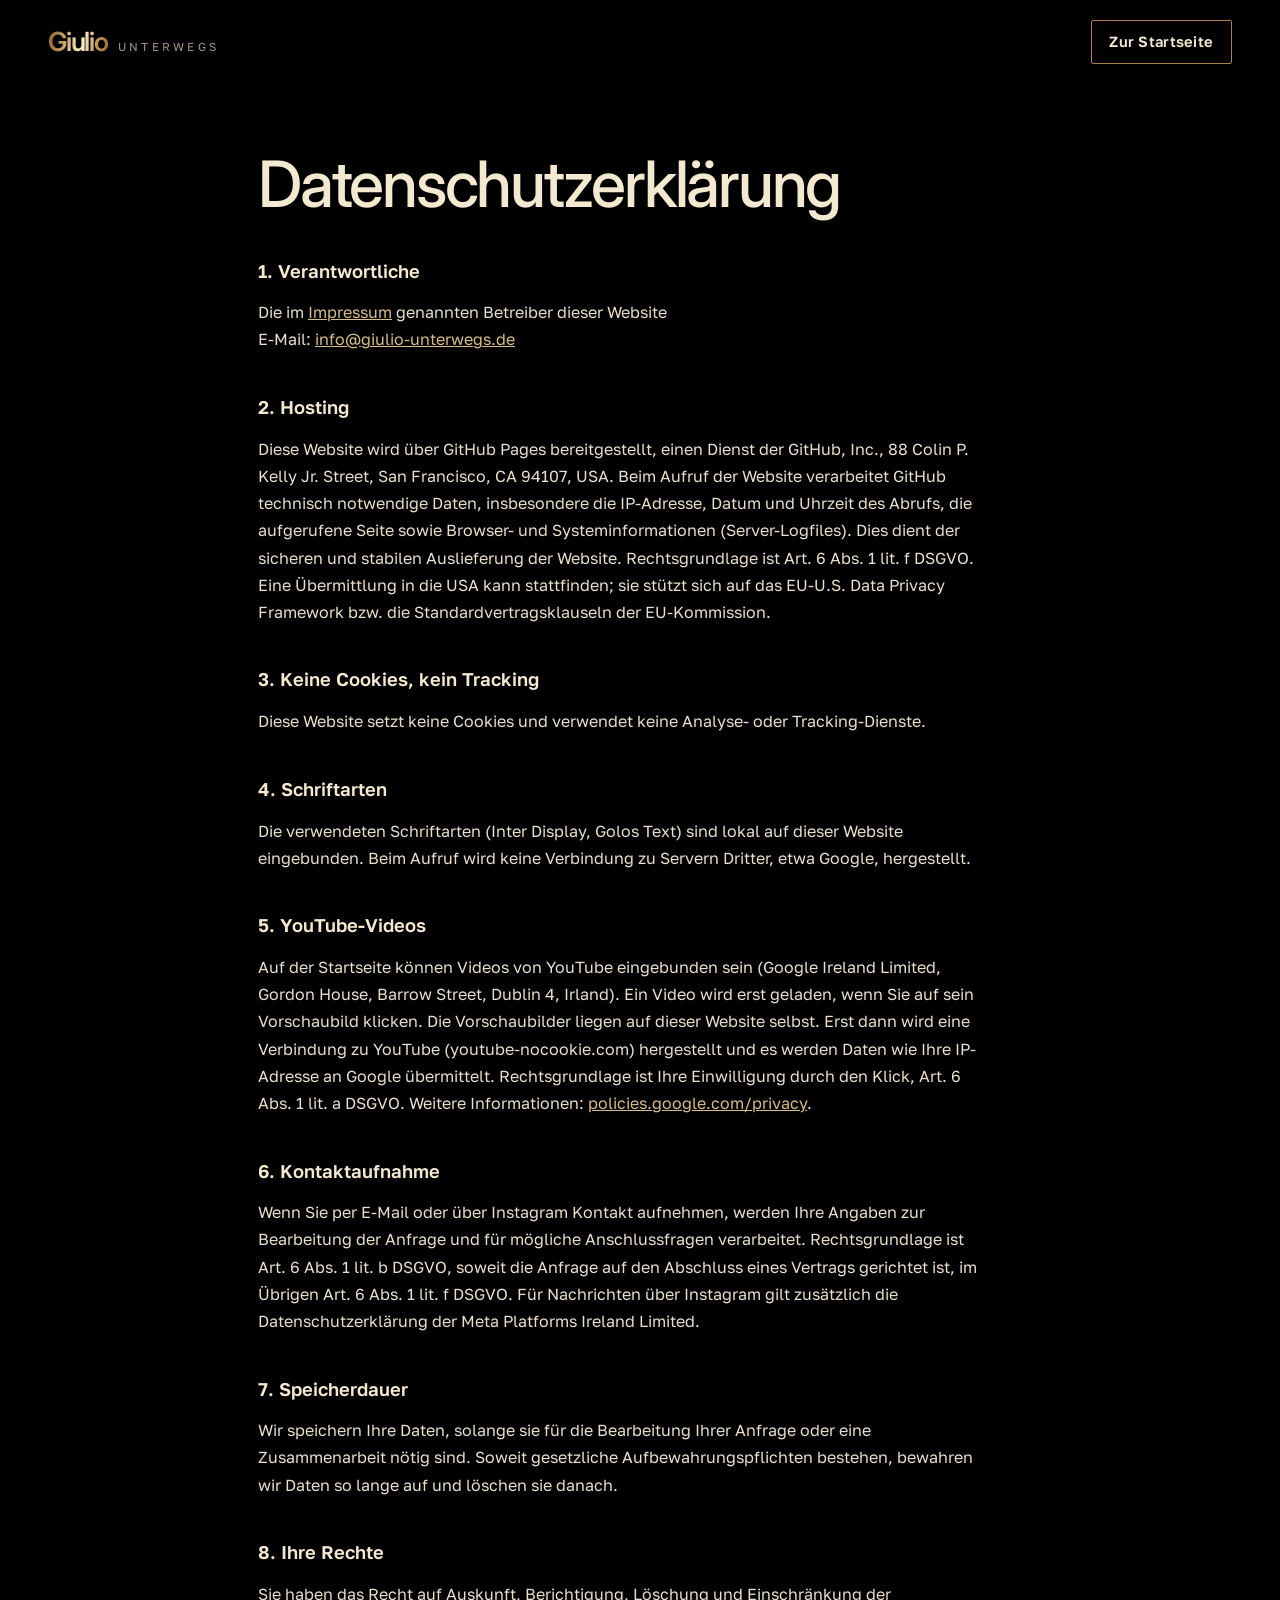
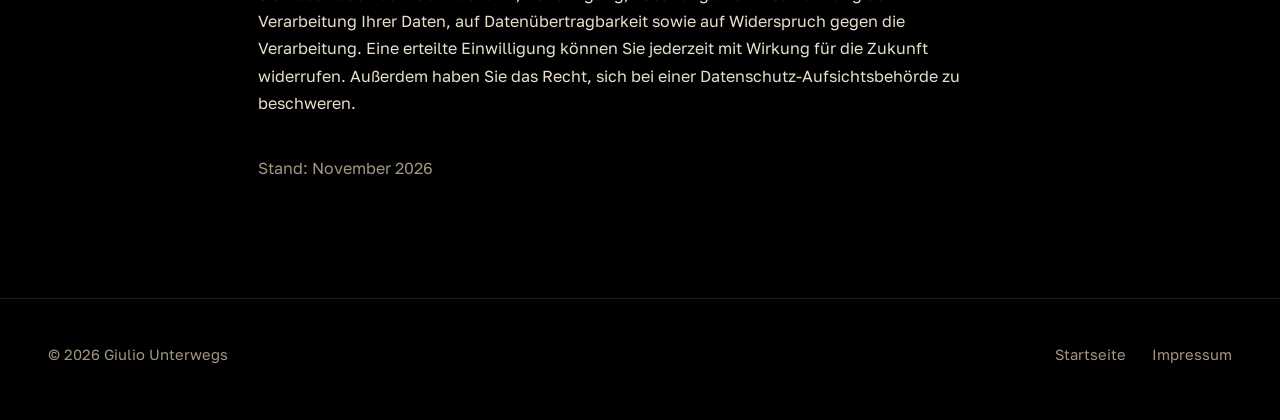
<file: datenschutz.html>
<!doctype html>
<html lang="de">
<head>
<meta charset="utf-8">
<meta name="viewport" content="width=device-width, initial-scale=1">
<title>Datenschutzerklärung — Giulio Unterwegs</title>
<meta name="robots" content="noindex">
<meta name="theme-color" content="#000000">
<link rel="icon" href="favicon.svg" type="image/svg+xml">
<link rel="stylesheet" href="assets/css/style.css?v=6">
</head>
<body>
<header class="nav"><div class="wrap"><a class="logo" href="./"><span class="logo-marke">Giulio</span><span class="logo-zusatz">Unterwegs</span></a><a class="btn" href="./">Zur Startseite</a></div></header>
<main class="legal"><div class="wrap">
<h1>Datenschutz­erklärung</h1>

<h2>1. Verantwortliche</h2>
<p>Die im <a href="impressum.html">Impressum</a> genannten Betreiber dieser Website<br>
E-Mail: <a href="mailto:info@giulio-unterwegs.de">info@giulio-unterwegs.de</a></p>

<h2>2. Hosting</h2>
<p>Diese Website wird über GitHub Pages bereitgestellt, einen Dienst der GitHub, Inc., 88 Colin P. Kelly Jr. Street, San Francisco, CA 94107, USA. Beim Aufruf der Website verarbeitet GitHub technisch notwendige Daten, insbesondere die IP-Adresse, Datum und Uhrzeit des Abrufs, die aufgerufene Seite sowie Browser- und Systeminformationen (Server-Logfiles). Dies dient der sicheren und stabilen Auslieferung der Website. Rechtsgrundlage ist Art. 6 Abs. 1 lit. f DSGVO. Eine Übermittlung in die USA kann stattfinden; sie stützt sich auf das EU-U.S. Data Privacy Framework bzw. die Standardvertragsklauseln der EU-Kommission.</p>

<h2>3. Keine Cookies, kein Tracking</h2>
<p>Diese Website setzt keine Cookies und verwendet keine Analyse- oder Tracking-Dienste.</p>

<h2>4. Schriftarten</h2>
<p>Die verwendeten Schriftarten (Inter Display, Golos Text) sind lokal auf dieser Website eingebunden. Beim Aufruf wird keine Verbindung zu Servern Dritter, etwa Google, hergestellt.</p>

<h2>5. YouTube-Videos</h2>
<p>Auf der Startseite können Videos von YouTube eingebunden sein (Google Ireland Limited, Gordon House, Barrow Street, Dublin 4, Irland). Ein Video wird erst geladen, wenn Sie auf sein Vorschaubild klicken. Die Vorschaubilder liegen auf dieser Website selbst. Erst dann wird eine Verbindung zu YouTube (youtube-nocookie.com) hergestellt und es werden Daten wie Ihre IP-Adresse an Google übermittelt. Rechtsgrundlage ist Ihre Einwilligung durch den Klick, Art. 6 Abs. 1 lit. a DSGVO. Weitere Informationen: <a href="https://policies.google.com/privacy" rel="noopener">policies.google.com/privacy</a>.</p>

<h2>6. Kontaktaufnahme</h2>
<p>Wenn Sie per E-Mail oder über Instagram Kontakt aufnehmen, werden Ihre Angaben zur Bearbeitung der Anfrage und für mögliche Anschlussfragen verarbeitet. Rechtsgrundlage ist Art. 6 Abs. 1 lit. b DSGVO, soweit die Anfrage auf den Abschluss eines Vertrags gerichtet ist, im Übrigen Art. 6 Abs. 1 lit. f DSGVO. Für Nachrichten über Instagram gilt zusätzlich die Datenschutzerklärung der Meta Platforms Ireland Limited.</p>

<h2>7. Speicherdauer</h2>
<p>Wir speichern Ihre Daten, solange sie für die Bearbeitung Ihrer Anfrage oder eine Zusammenarbeit nötig sind. Soweit gesetzliche Aufbewahrungspflichten bestehen, bewahren wir Daten so lange auf und löschen sie danach.</p>

<h2>8. Ihre Rechte</h2>
<p>Sie haben das Recht auf Auskunft, Berichtigung, Löschung und Einschränkung der Verarbeitung Ihrer Daten, auf Datenübertragbarkeit sowie auf Widerspruch gegen die Verarbeitung. Eine erteilte Einwilligung können Sie jederzeit mit Wirkung für die Zukunft widerrufen. Außerdem haben Sie das Recht, sich bei einer Datenschutz-Aufsichtsbehörde zu beschweren.</p>

<p class="muted" style="margin-top:2.4rem">Stand: November 2026</p>
</div></main>
<footer class="site"><div class="wrap"><span>© 2026 Giulio Unterwegs</span><nav><a href="./">Startseite</a><a href="impressum.html">Impressum</a></nav></div></footer>
</body>
</html>
</file>
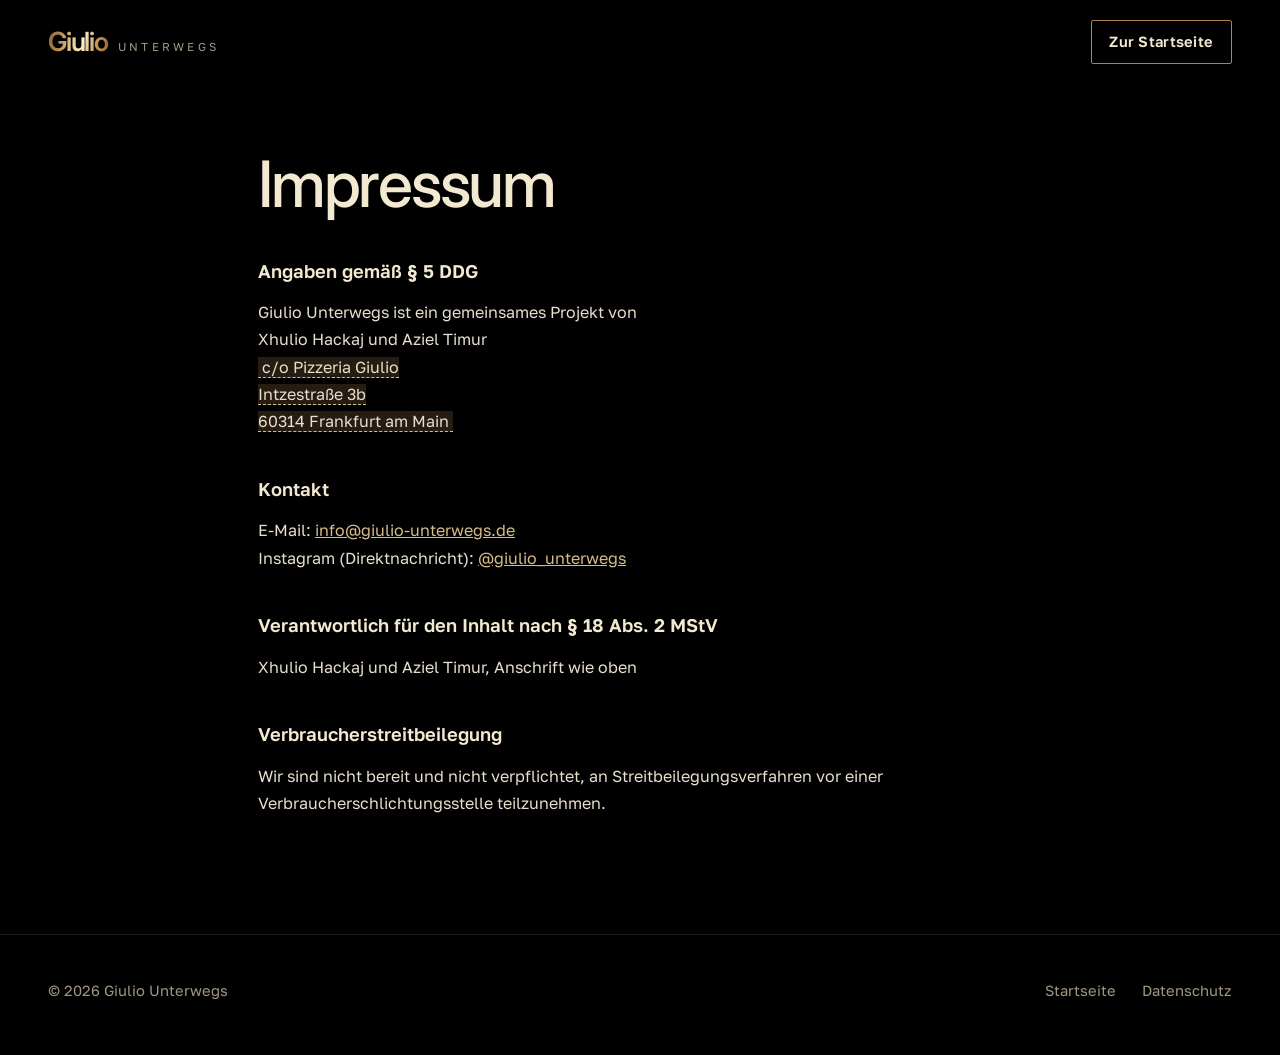
<file: impressum.html>
<!doctype html>
<html lang="de">
<head>
<meta charset="utf-8">
<meta name="viewport" content="width=device-width, initial-scale=1">
<title>Impressum — Giulio Unterwegs</title>
<meta name="robots" content="noindex">
<meta name="theme-color" content="#000000">
<link rel="icon" href="favicon.svg" type="image/svg+xml">
<link rel="stylesheet" href="assets/css/style.css?v=6">
</head>
<body>
<!--
  BITTE VOR DEM LIVEGANG PRÜFEN:
  Gelb markierte Stellen (class="fill") sind Vorschläge. Im Impressum muss eine
  Anschrift stehen, unter der ihr Post bekommt (keine Postfach-Adresse).
  Wenn alles stimmt, die <span class="fill">…</span> einfach entfernen.
  Der bürgerliche Name muss im Impressum stehen (§ 5 DDG) – ein Spitzname reicht dort nicht.
  Auf der Startseite und überall sonst steht nur „Giulio“.
-->
<header class="nav"><div class="wrap"><a class="logo" href="./"><span class="logo-marke">Giulio</span><span class="logo-zusatz">Unterwegs</span></a><a class="btn" href="./">Zur Startseite</a></div></header>
<main class="legal"><div class="wrap">
<h1>Impressum</h1>
<h2>Angaben gemäß § 5 DDG</h2>
<p>Giulio Unterwegs ist ein gemeinsames Projekt von<br>
Xhulio Hackaj und Aziel Timur<br>
<span class="fill">c/o Pizzeria Giulio<br>
Intzestraße 3b<br>
60314 Frankfurt am Main</span></p>
<h2>Kontakt</h2>
<p>E-Mail: <a href="mailto:info@giulio-unterwegs.de">info@giulio-unterwegs.de</a><br>
Instagram (Direktnachricht): <a href="https://ig.me/m/giulio_unterwegs" rel="noopener">@giulio_unterwegs</a></p>
<h2>Verantwortlich für den Inhalt nach § 18 Abs. 2 MStV</h2>
<p>Xhulio Hackaj und Aziel Timur, Anschrift wie oben</p>
<h2>Verbraucherstreitbeilegung</h2>
<p>Wir sind nicht bereit und nicht verpflichtet, an Streitbeilegungsverfahren vor einer Verbraucherschlichtungsstelle teilzunehmen.</p>
</div></main>
<footer class="site"><div class="wrap"><span>© 2026 Giulio Unterwegs</span><nav><a href="./">Startseite</a><a href="datenschutz.html">Datenschutz</a></nav></div></footer>
</body>
</html>
</file>
<file: assets/css/style.css>
/* =========================================================
   Giulio Unterwegs
   Schwarz, gebürstetes Gold, moderne Grotesk (Inter Display + Golos Text).
   Gleiche Formensprache wie aziel.me – eine Datei für alle Seiten.
   ========================================================= */

@font-face { font-family:"Inter Display"; src:url("../fonts/inter-display-300.woff") format("woff"); font-weight:300; font-style:normal; font-display:swap }
@font-face { font-family:"Inter Display"; src:url("../fonts/inter-display-500.woff") format("woff"); font-weight:400 500; font-style:normal; font-display:swap }
@font-face { font-family:"Inter Display"; src:url("../fonts/inter-display-600.woff") format("woff"); font-weight:600 700; font-style:normal; font-display:swap }
@font-face { font-family:"Golos Text"; src:url("../fonts/golos.woff") format("woff"); font-weight:400 900; font-style:normal; font-display:swap }

:root {
  --schwarz:#000;
  --tafel:#0b0a08;
  --tafel-hoch:#14110c;
  --bronze-tief:#6e4a26;
  --bronze:#ac824d;
  --gold:#d6bc88;
  --champagner:#f3e8d0;
  --text:#e8dfcd;
  --leise:#a39782;
  --linie:rgba(172,130,77,.42);
  --linie-zart:rgba(172,130,77,.2);
  --metall:linear-gradient(100deg,
    #6e4a26 0%, #a87b45 16%, #e9cf98 30%, #fff1cc 36%, #c79a5e 46%,
    #7a532c 60%, #b88a52 74%, #ecd3a0 86%, #8a6034 100%);

  --display:"Inter Display", "Golos Text", system-ui, -apple-system, "Segoe UI", sans-serif;
  --sans:"Golos Text", system-ui, -apple-system, "Segoe UI", sans-serif;

  --rand:clamp(16px, 4vw, 48px);
  --breite:1240px;
  --kopf-h:76px;
  --ease:cubic-bezier(.2,.7,.2,1);
}

*, *::before, *::after { box-sizing:border-box }
html { scroll-behavior:smooth; scroll-padding-top:calc(var(--kopf-h) + 16px); -webkit-text-size-adjust:100% }
@media (prefers-reduced-motion:reduce) { html { scroll-behavior:auto } }
body {
  margin:0; background:var(--schwarz); color:var(--text);
  font-family:var(--sans); font-size:1.0625rem; line-height:1.68;
  -webkit-font-smoothing:antialiased; text-rendering:optimizeLegibility; overflow-x:hidden;
}
img, svg { display:block; max-width:100% }
img { height:auto }
a { color:inherit }
p { margin:0 0 1em }
h1, h2, h3, h4 { margin:0; font-weight:500 }
::selection { background:var(--bronze); color:#000 }
:focus-visible { outline:2px solid var(--gold); outline-offset:3px }

.wrap { width:100%; max-width:calc(var(--breite) + 2 * var(--rand)); margin-inline:auto; padding-inline:var(--rand) }
.sr-only { position:absolute !important; width:1px; height:1px; padding:0; margin:-1px; overflow:hidden; clip:rect(0 0 0 0); white-space:nowrap; border:0 }
.skip { position:absolute; left:-999px; top:8px; z-index:100; background:var(--champagner); color:#000; padding:8px 14px; font-family:var(--sans) }
.skip:focus { left:8px }
.metall-text {
  background:var(--metall); background-size:200% 100%; background-position:20% 0;
  -webkit-background-clip:text; background-clip:text; color:transparent;
}

/* ---------- Typo-Bausteine ---------- */

.eyebrow {
  display:flex; align-items:center; gap:14px; margin:0 0 22px;
  font-family:var(--sans); font-size:.8rem; font-weight:500; letter-spacing:.2em; text-transform:uppercase; color:var(--gold);
}
.eyebrow::before { content:""; width:36px; height:1px; background:var(--bronze); flex:none }
.eyebrow--mitte { justify-content:center }
.titel {
  font-family:var(--display); color:var(--champagner); font-weight:500;
  font-size:clamp(2.4rem, 5.2vw, 4.4rem); line-height:1.02; letter-spacing:-.035em; max-width:16ch;
}
.lead { font-size:clamp(1.08rem, 1.35vw, 1.22rem); line-height:1.6; color:var(--champagner) }
.leise { color:var(--leise) }
.abschnitt { position:relative; padding-block:clamp(80px, 11vw, 150px) }
.abschnitt--linie { border-top:1px solid var(--linie-zart) }
.abschnitt-kopf { display:grid; grid-template-columns:minmax(0,1fr) minmax(0,1fr); gap:24px clamp(32px, 6vw, 96px); align-items:end; margin-bottom:clamp(40px, 6vw, 72px) }
.abschnitt-kopf .lead { margin:0; max-width:46ch }
@media (max-width:860px) { .abschnitt-kopf { grid-template-columns:1fr } }

/* ---------- Buttons ---------- */

.btn {
  display:inline-flex; align-items:center; justify-content:center; gap:.6em;
  min-height:52px; padding:0 1.5em;
  font-family:var(--sans); font-size:1rem; font-weight:600; letter-spacing:.02em; line-height:1.1;
  text-decoration:none; text-align:center; border:1px solid var(--bronze); border-radius:2px;
  color:var(--champagner); background:transparent; cursor:pointer;
  transition:background-color .25s, border-color .25s, color .25s, background-position .6s var(--ease);
}
.btn svg { width:18px; height:18px; flex:none }
.btn:hover { background-color:rgba(172,130,77,.14); border-color:var(--gold) }
.btn--gold {
  color:#140d05; border-color:transparent;
  background:var(--metall); background-size:180% 100%; background-position:30% 0;
}
.btn--gold:hover { background:var(--metall); background-size:180% 100%; background-position:72% 0; color:#140d05 }
.pfeil { display:inline-flex; align-items:center; gap:.5em; font-family:var(--sans); font-weight:500; font-size:1rem; color:var(--gold); text-decoration:none; border-bottom:1px solid var(--linie); padding-bottom:3px; transition:border-color .2s, gap .25s var(--ease) }
.pfeil:hover { border-color:var(--gold); gap:.8em }

/* ---------- Kopfzeile ---------- */

.kopf {
  position:fixed; inset:0 0 auto 0; z-index:50; height:var(--kopf-h);
  display:flex; align-items:center; border-bottom:1px solid transparent;
  transition:background-color .35s, border-color .35s, backdrop-filter .35s;
}
.kopf.ist-gescrollt, .kopf.menue-offen { background:rgba(0,0,0,.72); border-bottom-color:var(--linie-zart); -webkit-backdrop-filter:blur(14px) saturate(1.2); backdrop-filter:blur(14px) saturate(1.2) }
.kopf .wrap { display:flex; align-items:center; justify-content:space-between; gap:24px }
.logo { display:inline-flex; align-items:baseline; gap:.5em; text-decoration:none; line-height:1 }
.logo-marke {
  font-family:var(--display); font-weight:600; font-size:1.65rem; letter-spacing:-.045em; padding:.05em .06em .12em 0;
  background:var(--metall); background-size:220% 100%; background-position:18% 0; -webkit-background-clip:text; background-clip:text; color:transparent;
}
.logo-zusatz { font-family:var(--sans); font-size:.72rem; letter-spacing:.28em; text-transform:uppercase; color:var(--leise) }
.kopf-nav { display:flex; align-items:center; gap:clamp(18px, 2.4vw, 34px) }
.kopf-nav > a:not(.btn) { font-family:var(--sans); font-size:.95rem; text-decoration:none; color:var(--text); padding:6px 0; border-bottom:1px solid transparent; transition:border-color .2s, color .2s }
.kopf-nav > a:not(.btn):hover { color:var(--gold); border-bottom-color:var(--bronze) }
.kopf-nav .btn { min-height:44px; padding:0 1.2em; font-size:.95rem }
.menue-knopf { display:none; width:46px; height:46px; border:1px solid var(--linie); border-radius:2px; background:transparent; color:var(--champagner); cursor:pointer; padding:0; position:relative }
.menue-knopf span { position:absolute; left:13px; right:13px; height:1px; background:currentColor; transition:transform .3s var(--ease), opacity .2s }
.menue-knopf span:nth-child(1) { top:17px } .menue-knopf span:nth-child(2) { top:23px } .menue-knopf span:nth-child(3) { top:29px }
.menue-knopf[aria-expanded="true"] span:nth-child(1) { transform:translateY(6px) rotate(45deg) }
.menue-knopf[aria-expanded="true"] span:nth-child(2) { opacity:0 }
.menue-knopf[aria-expanded="true"] span:nth-child(3) { transform:translateY(-6px) rotate(-45deg) }
@media (max-width:960px) {
  .menue-knopf { display:block }
  .kopf-nav {
    position:fixed; inset:var(--kopf-h) 0 0 0; z-index:49; flex-direction:column; align-items:flex-start; justify-content:flex-start; gap:6px;
    padding:clamp(28px, 8vw, 56px) var(--rand) 40px; background:#000;
    opacity:0; visibility:hidden; transform:translateY(-8px); transition:opacity .3s, transform .35s var(--ease), visibility .3s;
  }
  .kopf.menue-offen .kopf-nav { opacity:1; visibility:visible; transform:none }
  /* backdrop-filter würde das fixierte Menü in die Kopfzeile einsperren */
  .kopf.menue-offen { -webkit-backdrop-filter:none; backdrop-filter:none; background:#000 }
  .kopf-nav > a:not(.btn) { font-family:var(--display); font-weight:500; letter-spacing:-.03em; font-size:clamp(2rem, 9vw, 2.8rem); color:var(--champagner); border:0; padding:4px 0 }
  .kopf-nav .btn { margin-top:24px; min-height:54px; width:100%; font-size:1.05rem }
}
body.menue-offen { overflow:hidden }

/* ---------- Hero ---------- */

.hero {
  position:relative; min-height:100svh; display:flex; flex-direction:column; justify-content:flex-end;
  padding-top:calc(var(--kopf-h) + 32px); overflow:hidden; isolation:isolate;
}
.hero-bild { position:absolute; top:0; right:0; bottom:0; width:min(60vw, 1060px); margin:0; z-index:-1; background:#000 }
.hero-bild picture { display:block; width:100%; height:100% }
.hero-bild img { width:100%; height:100%; object-fit:cover; object-position:50% 30%; filter:brightness(.86) contrast(1.06) saturate(.95) }
.hero-bild::after {
  content:""; position:absolute; inset:0; pointer-events:none;
  background:
    linear-gradient(90deg, #000 0%, rgba(0,0,0,.78) 12%, rgba(0,0,0,.18) 32%, rgba(0,0,0,0) 46%),
    linear-gradient(0deg, #000 0%, rgba(0,0,0,.8) 20%, rgba(0,0,0,0) 46%),
    linear-gradient(180deg, rgba(0,0,0,.9) 0%, rgba(0,0,0,.5) 11%, rgba(0,0,0,0) 26%);
}
.hero::after {
  content:""; position:absolute; z-index:-1; pointer-events:none; left:-3vw; top:15vh;
  width:min(30vw, 360px); aspect-ratio:2/1; background:url("../img/ornament.svg") no-repeat center/contain; opacity:.1;
}
.siegel { position:absolute; z-index:2; width:clamp(118px, 10vw, 156px); height:auto; aspect-ratio:1; right:var(--rand); bottom:18%; color:var(--gold); filter:drop-shadow(0 12px 28px rgba(0,0,0,.6)) }
.siegel .ring { transform-origin:50% 50%; animation:drehen 48s linear infinite }
@keyframes drehen { to { transform:rotate(360deg) } }
@media (max-width:1100px) { .siegel { display:none } }
.hero-inhalt { position:relative; z-index:2; padding-bottom:clamp(8px, 2vw, 20px) }
.hero-text { max-width:min(35rem, 46vw) }
.hero-lead { font-size:clamp(1.12rem, 1.45vw, 1.32rem); line-height:1.5; color:var(--champagner); margin-bottom:22px }
.status { display:inline-flex; align-items:center; gap:10px; font-family:var(--sans); font-size:.95rem; color:var(--text); margin:0; text-decoration:none }
.status::before { content:""; width:9px; height:9px; border-radius:50%; background:var(--gold); box-shadow:0 0 0 4px rgba(214,188,136,.18); flex:none; animation:puls 2.6s ease-in-out infinite }
a.status:hover { color:var(--gold) }
@keyframes puls { 50% { box-shadow:0 0 0 7px rgba(214,188,136,.06) } }
.hero-cta { display:flex; flex-wrap:wrap; gap:12px; margin-top:28px }

.hero-titel { display:flex; flex-wrap:wrap; align-items:flex-end; gap:0 clamp(16px, 2.4vw, 40px); margin-top:clamp(18px, 3vw, 40px) }
.marke {
  display:block; font-family:var(--display); font-weight:600;
  font-size:clamp(5rem, 24vw, 22rem); line-height:.84; letter-spacing:-.07em;
  margin:0 0 0 -.055em; padding:.04em .04em .18em 0;
  background:var(--metall); background-size:240% 100%; background-position:0% 0;
  -webkit-background-clip:text; background-clip:text; color:transparent;
}
.marke-zusatz {
  display:flex; align-items:center; gap:.9em; margin-bottom:clamp(1.6rem, 4.4vw, 4.6rem);
  font-family:var(--sans); font-weight:500; font-size:clamp(.95rem, 1.7vw, 1.55rem); letter-spacing:.42em; text-transform:uppercase; color:var(--gold);
}
.marke-zusatz::before { content:""; width:clamp(28px, 4vw, 64px); height:1px; background:var(--bronze) }
@media (prefers-reduced-motion:no-preference) {
  .marke { animation:glanz 3.4s var(--ease) .2s both }
  .marke-zusatz { animation:steigen 1.2s var(--ease) .9s both }
  .hero-bild img { animation:licht 2.6s var(--ease) both }
  .hero-text > * { animation:steigen 1.1s var(--ease) both }
  .hero-text > :nth-child(2) { animation-delay:.15s } .hero-text > :nth-child(3) { animation-delay:.3s } .hero-text > :nth-child(4) { animation-delay:.42s }
}
@keyframes glanz { from { background-position:100% 0; opacity:0; transform:translateY(.06em) } to { background-position:0% 0; opacity:1; transform:none } }
@keyframes licht { from { filter:brightness(.1) saturate(.4); transform:scale(1.04) } to { filter:brightness(.86) contrast(1.06) saturate(.95); transform:none } }
@keyframes steigen { from { opacity:0; transform:translateY(16px) } to { opacity:1; transform:none } }
@media (max-width:760px) {
  .hero { min-height:0; padding-top:0; justify-content:flex-start }
  .hero::after { display:none }
  .hero-bild { position:relative; width:100%; height:min(72svh, 640px); z-index:auto; order:0 }
  .hero-bild img { object-position:50% 24% }
  .hero-bild::after { background:linear-gradient(0deg, #000 0%, rgba(0,0,0,.55) 24%, rgba(0,0,0,0) 52%), linear-gradient(180deg, rgba(0,0,0,.88) 0%, rgba(0,0,0,.45) 12%, rgba(0,0,0,0) 28%) }
  .hero > .hero-titel { order:1; position:relative; z-index:2; margin-top:-.62em; flex-direction:column; align-items:flex-start }
  .hero .marke { font-size:34vw }
  .marke-zusatz { margin:-.2rem 0 0; font-size:.95rem; letter-spacing:.38em }
  .hero-inhalt { order:2; padding-top:28px; padding-bottom:48px }
  .hero-text { max-width:none }
  .hero-cta .btn { flex:1 1 auto }
}

/* ---------- Kennzahlen ---------- */

.zahlen { border-top:1px solid var(--linie-zart); border-bottom:1px solid var(--linie-zart) }
.zahlen ul { list-style:none; margin:0 auto; padding-block:0; display:grid; grid-template-columns:repeat(4, minmax(0,1fr)) }
.zahlen li { padding:clamp(22px, 3vw, 36px) clamp(12px, 2vw, 28px); border-left:1px solid var(--linie-zart) }
.zahlen li:first-child { border-left:0; padding-left:0 }
.zahlen strong { display:block; font-family:var(--display); font-weight:500; letter-spacing:-.04em; font-size:clamp(2rem, 3.6vw, 3rem); line-height:1.05; color:var(--champagner) }
.zahlen span { display:block; margin-top:6px; font-family:var(--sans); font-size:.9rem; line-height:1.45; color:var(--leise) }
@media (max-width:860px) {
  .zahlen ul { grid-template-columns:1fr 1fr }
  .zahlen li:nth-child(3) { border-left:0; padding-left:0 }
  .zahlen li:nth-child(n+3) { border-top:1px solid var(--linie-zart) }
}

/* ---------- Bekannt aus ---------- */

.presse { border-bottom:1px solid var(--linie-zart) }
.presse .wrap { display:flex; flex-wrap:wrap; align-items:center; justify-content:center; gap:12px clamp(24px, 4vw, 56px); padding-block:clamp(22px, 3vw, 32px) }
.presse-label { display:flex; align-items:center; gap:14px; font-family:var(--sans); font-size:.75rem; font-weight:500; letter-spacing:.24em; text-transform:uppercase; color:var(--gold) }
.presse-label::before { content:""; width:28px; height:1px; background:var(--bronze) }
.presse-name { font-family:var(--display); font-weight:500; letter-spacing:-.02em; font-size:clamp(1.1rem, 1.7vw, 1.4rem); color:var(--leise); text-decoration:none; transition:color .25s }
.presse-name:hover { color:var(--champagner) }
@media (max-width:600px) { .presse .wrap { justify-content:flex-start } .presse-label { flex-basis:100% } }

/* ---------- Bilder mit Rahmen ---------- */

.rahmen { margin:0; position:relative; padding:10px; border:1px solid var(--linie); background:var(--schwarz) }
.rahmen img { width:100%; height:100%; object-fit:cover }

/* ---------- Über uns ---------- */

.ich-raster { display:grid; grid-template-columns:minmax(0, 6fr) minmax(0, 5fr); gap:clamp(40px, 7vw, 110px); align-items:center }
.ich-text .titel { margin-bottom:clamp(26px, 3vw, 38px) }
.ich-text p { max-width:58ch }
.ich-bild { aspect-ratio:4/5 }
.ich-bild img { object-position:50% 30% }
@media (max-width:860px) {
  .ich-raster { grid-template-columns:1fr }
  .ich-bild { order:-1; margin-bottom:24px }
}

.team { margin-top:clamp(80px, 11vw, 150px); padding-top:clamp(56px, 7vw, 96px); border-top:1px solid var(--linie-zart);
  display:grid; grid-template-columns:minmax(0, 4fr) minmax(0, 7fr); gap:clamp(36px, 6vw, 96px); align-items:center }
.team-bild { aspect-ratio:4/5 }
.team-bild img { object-position:52% 40% }
.team h3 { font-family:var(--display); font-weight:500; letter-spacing:-.03em; color:var(--champagner); font-size:clamp(1.9rem, 3.4vw, 2.9rem); line-height:1.06; margin-bottom:22px; max-width:18ch }
.team p { max-width:58ch }
.team .pfeil { margin-top:8px }
@media (max-width:860px) { .team { grid-template-columns:1fr } .team-bild { max-width:420px } }

.zitat { margin:clamp(80px, 11vw, 150px) auto 0; max-width:920px; text-align:center }
.zitat .ornament { margin-bottom:28px }
.zitat blockquote { margin:0 auto; max-width:22ch; font-family:var(--display); font-weight:300; color:var(--champagner); font-size:clamp(1.9rem, 3.6vw, 3.1rem); line-height:1.16; letter-spacing:-.025em }
.zitat cite { display:block; margin-top:22px; font-family:var(--sans); font-style:normal; font-size:.82rem; letter-spacing:.2em; text-transform:uppercase; color:var(--gold) }

.ornament { display:flex; align-items:center; justify-content:center; gap:18px; color:var(--bronze) }
.ornament::before, .ornament::after { content:""; height:1px; flex:1 1 0; max-width:120px; background:linear-gradient(90deg, transparent, var(--linie)) }
.ornament::after { background:linear-gradient(270deg, transparent, var(--linie)) }
.ornament svg { width:72px; height:auto; flex:none }

/* ---------- Format (vier Schritte) ---------- */

.weg-liste { list-style:none; margin:0; padding:0; display:grid; grid-template-columns:repeat(4, minmax(0,1fr)); border-top:1px solid var(--linie-zart); border-bottom:1px solid var(--linie-zart) }
.weg-liste li { padding:clamp(28px, 3.4vw, 44px) clamp(18px, 2.2vw, 30px) clamp(32px, 4vw, 52px); border-left:1px solid var(--linie-zart) }
.weg-liste li:first-child { border-left:0; padding-left:0 }
.weg-nr { display:block; font-family:var(--display); font-weight:300; letter-spacing:-.04em; font-size:3.2rem; line-height:1; margin-bottom:22px; padding-bottom:.1em }
.weg-liste h3 { font-family:var(--display); font-weight:500; letter-spacing:-.02em; font-size:clamp(1.4rem, 1.9vw, 1.7rem); line-height:1.12; color:var(--champagner); margin-bottom:14px }
.weg-liste p { font-size:1.02rem; line-height:1.62; margin:0; color:var(--text) }
@media (max-width:1000px) {
  .weg-liste { grid-template-columns:1fr 1fr }
  .weg-liste li:nth-child(3) { border-left:0; padding-left:0 }
  .weg-liste li:nth-child(n+3) { border-top:1px solid var(--linie-zart) }
}
@media (max-width:600px) {
  .weg-liste { grid-template-columns:1fr }
  .weg-liste li { border-left:0; padding-inline:0 }
  .weg-liste li + li { border-top:1px solid var(--linie-zart) }
}

/* ---------- Großes Wort ---------- */

.wort-abschnitt { text-align:center; overflow:hidden }
.grosses-wort {
  display:block; font-family:var(--display); font-weight:600; font-size:clamp(3.6rem, 15vw, 13.5rem); line-height:.86; letter-spacing:-.065em;
  padding:.04em .06em .16em; margin:0 auto clamp(20px, 3vw, 36px);
}
.wort-abschnitt .lead { max-width:40ch; margin-inline:auto }
.wort-abschnitt p { max-width:56ch; margin-inline:auto }

/* ---------- Folgen ---------- */

.folgen-raster { list-style:none; margin:0; padding:0; display:grid; grid-template-columns:repeat(5, minmax(0,1fr)); gap:clamp(14px, 1.8vw, 24px) }
.folge-karte h3 { font-family:var(--display); font-weight:500; letter-spacing:-.02em; font-size:1.3rem; line-height:1.15; color:var(--champagner); margin:16px 0 4px }
.folge-karte p { font-family:var(--sans); font-size:.9rem; line-height:1.5; color:var(--leise); margin:0 }
.folge-platz {
  position:relative; aspect-ratio:9/16; overflow:hidden; border:1px solid var(--linie-zart);
  background:radial-gradient(120% 80% at 50% 0%, rgba(172,130,77,.16), rgba(0,0,0,0) 60%), linear-gradient(180deg, var(--tafel-hoch), #000);
  display:grid; place-items:center;
}
.folge-platz::before { content:""; position:absolute; inset:10px; border:1px solid rgba(172,130,77,.12); pointer-events:none }
.folge-platz .folge-nr { font-family:var(--display); font-weight:300; font-size:clamp(3.6rem, 6vw, 5.4rem); line-height:1; letter-spacing:-.05em; padding-bottom:.1em }
.folge-platz .bald { position:absolute; left:16px; top:16px; font-size:.78rem; letter-spacing:.14em; text-transform:uppercase; color:var(--gold) }
.folge-platz .bald::before { width:7px; height:7px }
.folge-platz svg { position:absolute; bottom:22px; left:50%; width:56px; transform:translateX(-50%); color:var(--bronze); opacity:.55 }
.video-knopf {
  all:unset; box-sizing:border-box; position:relative; display:block; width:100%; cursor:pointer; overflow:hidden; background:#000; aspect-ratio:9/16;
}
.video-knopf img { width:100%; height:100%; object-fit:cover; transition:transform .9s var(--ease), filter .5s }
.video-knopf::after { content:""; position:absolute; inset:0; background:linear-gradient(0deg, rgba(0,0,0,.55), rgba(0,0,0,0) 45%); pointer-events:none }
.video-knopf:hover img { transform:scale(1.035); filter:brightness(1.06) }
.video-knopf:focus-visible { outline:2px solid var(--gold); outline-offset:4px }
.play {
  position:absolute; z-index:2; right:12px; bottom:12px; width:48px; aspect-ratio:1;
  border-radius:50%; display:grid; place-items:center; background:rgba(0,0,0,.35); -webkit-backdrop-filter:blur(6px); backdrop-filter:blur(6px);
  border:1px solid rgba(233,207,152,.75); transition:transform .4s var(--ease), background-color .3s;
}
.play svg { width:32%; margin-left:8%; fill:var(--champagner) }
.video-knopf:hover .play { transform:scale(1.08); background:rgba(172,130,77,.35) }
.video-knopf .neu {
  position:absolute; z-index:2; left:12px; bottom:22px; padding:6px 10px 6px 9px; gap:8px;
  font-size:.7rem; letter-spacing:.14em; text-transform:uppercase; color:var(--champagner);
  background:rgba(0,0,0,.6); -webkit-backdrop-filter:blur(6px); backdrop-filter:blur(6px); border:1px solid rgba(214,188,136,.35);
}
.video-knopf .neu::before { width:7px; height:7px }
@media (max-width:1000px) { .folgen-raster { grid-template-columns:repeat(3, minmax(0,1fr)) } }
@media (max-width:640px) {
  .folgen-raster { grid-template-columns:none; grid-auto-flow:column; grid-auto-columns:64%; overflow-x:auto; scroll-snap-type:x mandatory; scroll-padding-inline:var(--rand); padding-bottom:12px; margin-inline:calc(var(--rand) * -1); padding-inline:var(--rand); scrollbar-width:none }
  .folgen-raster::-webkit-scrollbar { display:none }
  .folge-karte { scroll-snap-align:start }
}
.folgen-fuss { display:flex; flex-wrap:wrap; justify-content:space-between; align-items:center; gap:16px 32px; margin-top:clamp(40px, 5vw, 64px); padding-top:28px; border-top:1px solid var(--linie-zart) }
.folgen-fuss p { margin:0; font-family:var(--sans); font-size:.88rem; color:var(--leise) }

/* Player-Dialog (YouTube erst nach Klick) */
.player { width:min(1200px, 94vw); max-width:none; padding:0; border:1px solid var(--linie); background:#000; color:var(--text); overflow:visible }
.player--hoch { width:min(420px, 92vw) }
.player::backdrop { background:rgba(0,0,0,.88); -webkit-backdrop-filter:blur(6px); backdrop-filter:blur(6px) }
.player-buehne { position:relative; aspect-ratio:16/9; background:#000 }
.player--hoch .player-buehne { aspect-ratio:9/16; max-height:78vh; margin-inline:auto }
.player-buehne iframe { position:absolute; inset:0; width:100%; height:100%; border:0 }
.player-zu { position:absolute; right:0; bottom:calc(100% + 10px); display:inline-flex; align-items:center; gap:8px; background:none; border:0; color:var(--champagner); font-family:var(--sans); font-size:.95rem; cursor:pointer; padding:6px 0 }
.player-zu svg { width:20px; height:20px }
.player-titel { margin:0; padding:14px 18px; font-family:var(--display); font-size:1.2rem; color:var(--champagner); border-top:1px solid var(--linie-zart) }

/* ---------- Für Läden (Tafel) ---------- */

.tafel-box { display:grid; grid-template-columns:minmax(0, 5fr) minmax(0, 6fr); border:1px solid var(--linie); background:linear-gradient(180deg, var(--tafel-hoch), var(--tafel)) }
.tafel-box .bild { position:relative; min-height:320px; margin:0; border-right:1px solid var(--linie-zart) }
.tafel-box .bild img { position:absolute; inset:0; width:100%; height:100%; object-fit:cover; object-position:50% 50% }
.tafel-box .inhalt { padding:clamp(28px, 5vw, 72px) }
.tafel-box .titel { font-size:clamp(2.4rem, 4.6vw, 4rem); margin-bottom:22px }
.tafel-box .status { margin-bottom:22px }
.tafel-box ul { list-style:none; margin:26px 0 30px; padding:0; border-top:1px solid var(--linie-zart) }
.tafel-box li { display:flex; justify-content:space-between; align-items:baseline; gap:16px; padding:12px 0; border-bottom:1px solid var(--linie-zart); font-family:var(--sans); font-size:.98rem }
.tafel-box li b { font-family:var(--display); font-weight:500; letter-spacing:-.02em; font-size:1.15rem; color:var(--gold); white-space:nowrap }
.tafel-box .hero-cta { margin-top:0 }
@media (max-width:860px) { .tafel-box { grid-template-columns:1fr } .tafel-box .bild { min-height:0; aspect-ratio:16/10; border-right:0; border-bottom:1px solid var(--linie-zart) } }

.partner { text-align:center }
.partner .titel { margin:0 auto 26px; max-width:18ch }
.partner p { max-width:52ch; margin-inline:auto }
.partner .hero-cta { justify-content:center }

/* ---------- Kontakt ---------- */

.kontakt-liste { display:grid; grid-template-columns:repeat(4, minmax(0,1fr)); margin:0; padding:0; list-style:none; border-top:1px solid var(--linie-zart); border-bottom:1px solid var(--linie-zart) }
.kontakt-liste li + li { border-left:1px solid var(--linie-zart) }
.kontakt-liste a { display:block; height:100%; padding:clamp(26px, 3.4vw, 44px) clamp(16px, 2.4vw, 32px); text-decoration:none; transition:background-color .3s }
.kontakt-liste a:hover { background:rgba(172,130,77,.07) }
.kontakt-liste span { display:block; font-family:var(--sans); font-size:.8rem; letter-spacing:.2em; text-transform:uppercase; color:var(--gold); margin-bottom:10px }
.kontakt-liste strong { display:block; font-family:var(--display); font-weight:500; letter-spacing:-.02em; font-size:clamp(1.25rem, 2vw, 1.7rem); color:var(--champagner); overflow-wrap:anywhere }
@media (max-width:1100px) {
  .kontakt-liste { grid-template-columns:1fr 1fr }
  .kontakt-liste li:nth-child(3) { border-left:0 }
  .kontakt-liste li:nth-child(n+3) { border-top:1px solid var(--linie-zart) }
}
@media (max-width:640px) { .kontakt-liste { grid-template-columns:1fr } .kontakt-liste li + li { border-left:0; border-top:1px solid var(--linie-zart) } }

/* ---------- Fußzeile ---------- */

.fuss { border-top:1px solid var(--linie-zart); padding:clamp(56px, 7vw, 88px) 0 40px; color:var(--leise) }
.fuss-oben { display:flex; flex-wrap:wrap; justify-content:space-between; align-items:flex-end; gap:24px 48px; padding-bottom:36px; border-bottom:1px solid var(--linie-zart) }
.fuss-marke { display:flex; align-items:baseline; gap:.5em }
.fuss-marke b { font-family:var(--display); font-weight:600; font-size:clamp(3.2rem, 8vw, 6rem); line-height:.9; letter-spacing:-.06em; padding:.04em .06em .14em 0 }
.fuss-marke span { font-family:var(--sans); font-size:.85rem; letter-spacing:.3em; text-transform:uppercase; color:var(--gold) }
.fuss-ort { font-family:var(--sans); font-size:.85rem; letter-spacing:.2em; text-transform:uppercase; color:var(--leise); margin:0 }
.fuss-unten { display:flex; flex-wrap:wrap; justify-content:space-between; gap:14px 32px; padding-top:24px; font-family:var(--sans); font-size:.9rem }
.fuss nav { display:flex; flex-wrap:wrap; gap:8px 24px }
.fuss a { text-decoration:none; color:var(--leise); transition:color .2s }
.fuss a:hover { color:var(--gold) }

/* ---------- Auftauchen beim Scrollen ---------- */

@media (prefers-reduced-motion:no-preference) {
  .js .auftauchen { opacity:0; transform:translateY(28px); transition:opacity 1s var(--ease), transform 1.1s var(--ease) }
  .js .auftauchen.ist-sichtbar { opacity:1; transform:none }
  .js .auftauchen[data-verzoegerung="1"] { transition-delay:.12s }
  .js .auftauchen[data-verzoegerung="2"] { transition-delay:.24s }
  .js .auftauchen[data-verzoegerung="3"] { transition-delay:.36s }
  .js .auftauchen[data-verzoegerung="4"] { transition-delay:.48s }
}

/* =========================================================
   Einfache Seiten: Impressum, Datenschutz
   ========================================================= */

.nav { position:absolute; inset:0 0 auto 0; z-index:10 }
.nav .wrap { display:flex; align-items:center; justify-content:space-between; gap:20px; height:84px }
.nav .btn { min-height:44px; padding:0 1.2em; font-size:.92rem }

footer.site { border-top:1px solid var(--linie-zart); padding:44px 0 52px; font-family:var(--sans); font-size:.92rem }
footer.site .wrap { display:flex; flex-wrap:wrap; gap:1.2rem 2.4rem; justify-content:space-between; align-items:baseline; color:var(--leise) }
footer.site nav { display:flex; flex-wrap:wrap; gap:.6rem 1.6rem }
footer.site a { text-decoration:none; color:var(--leise) }
footer.site a:hover { color:var(--gold) }

.legal { padding:150px 0 100px }
.legal .wrap { max-width:860px }
.legal h1 { font-family:var(--display); font-weight:500; letter-spacing:-.035em; color:var(--champagner); font-size:clamp(2.6rem, 6vw, 4rem); line-height:1.05; margin-bottom:2rem }
.legal h2 { font-family:var(--sans); font-weight:600; font-size:1.15rem; color:var(--champagner); margin:2.4rem 0 .8rem }
.legal p, .legal li { font-family:var(--sans); font-size:1rem; line-height:1.7; color:var(--text); max-width:72ch }
.legal a { color:var(--gold) }
.legal .muted { color:var(--leise) }
.fill { background:rgba(172,130,77,.22); border-bottom:1px dashed var(--gold); padding:0 .25em }

/* =========================================================
   LINK-SEITE (/links/) – für die Instagram-Bio
   ========================================================= */

.linkseite {
  background:
    radial-gradient(70% 45% at 50% 0%, rgba(172,130,77,.16), rgba(0,0,0,0) 70%),
    radial-gradient(60% 40% at 50% 100%, rgba(172,130,77,.08), rgba(0,0,0,0) 70%),
    #000;
  min-height:100svh;
}
.lk { position:relative; width:100%; max-width:480px; margin:0 auto; min-height:100svh; display:flex; flex-direction:column; background:#000 }
@media (min-width:520px) { .lk { border-inline:1px solid var(--linie-zart); box-shadow:0 0 120px rgba(0,0,0,.9) } }

.lk-cover { position:relative; height:clamp(190px, 52vw, 250px); margin:0; overflow:hidden }
.lk-cover img { width:100%; height:100%; object-fit:cover; object-position:50% 55%; filter:brightness(.82) contrast(1.06) saturate(.95) }
.lk-cover::after { content:""; position:absolute; inset:0; background:linear-gradient(0deg, #000 0%, rgba(0,0,0,.55) 32%, rgba(0,0,0,0) 62%), linear-gradient(180deg, rgba(0,0,0,.78) 0%, rgba(0,0,0,.35) 22%, rgba(0,0,0,0) 40%) }
.lk-marke-oben { position:absolute; z-index:2; left:18px; top:16px; display:flex; align-items:baseline; gap:.45em; text-decoration:none; filter:drop-shadow(0 1px 10px rgba(0,0,0,.85)) }
.lk-marke-oben .logo-marke { font-size:1.3rem }
.lk-marke-oben .logo-zusatz { font-size:.62rem; color:var(--champagner); opacity:.8 }
.lk-teilen {
  position:absolute; z-index:2; right:14px; top:12px; width:42px; height:42px; display:grid; place-items:center; padding:0; cursor:pointer;
  border-radius:50%; border:1px solid rgba(233,207,152,.55); background:rgba(0,0,0,.35); color:var(--champagner);
  -webkit-backdrop-filter:blur(8px); backdrop-filter:blur(8px); transition:background-color .25s, border-color .25s;
}
.lk-teilen:hover { background:rgba(172,130,77,.3); border-color:var(--gold) }
.lk-teilen svg { width:19px; height:19px }

.lk-inhalt { position:relative; z-index:2; flex:1; padding:0 22px 28px; text-align:center }
.lk-avatar { position:relative; width:136px; height:136px; margin:-82px auto 0; border-radius:50% }
.lk-avatar::before {
  content:""; position:absolute; inset:-3px; border-radius:50%;
  background:conic-gradient(from 0deg, #6e4a26, #e9cf98, #fff1cc, #c79a5e, #7a532c, #b88a52, #ecd3a0, #6e4a26);
}
.lk-avatar img { position:relative; width:100%; height:100%; border-radius:50%; object-fit:cover; border:4px solid #000 }
.lk-avatar .lk-live { position:absolute; right:6px; bottom:10px; width:16px; height:16px; border-radius:50%; background:var(--gold); border:3px solid #000; box-shadow:0 0 0 4px rgba(214,188,136,.18); animation:puls 2.6s ease-in-out infinite }

.lk-name { margin:18px 0 0; line-height:1 }
.lk-name .marke-klein {
  display:block; font-family:var(--display); font-weight:600; font-size:3.6rem; line-height:.9; letter-spacing:-.06em; padding:.02em .06em .12em;
  background:var(--metall); background-size:240% 100%; background-position:10% 0; -webkit-background-clip:text; background-clip:text; color:transparent;
}
.lk-name .zusatz { display:flex; align-items:center; justify-content:center; gap:12px; margin-top:4px; font-family:var(--sans); font-weight:500; font-size:.8rem; letter-spacing:.42em; text-transform:uppercase; color:var(--gold); padding-left:.42em }
.lk-name .zusatz::before, .lk-name .zusatz::after { content:""; width:22px; height:1px; background:var(--bronze) }
.lk-rolle { margin:16px 0 0; font-family:var(--sans); font-size:.74rem; font-weight:500; letter-spacing:.22em; text-transform:uppercase; color:var(--leise) }
.lk-text { margin:14px auto 0; max-width:34ch; font-size:1rem; line-height:1.55; color:var(--champagner) }
.lk-inhalt .status { margin-top:16px; font-size:.88rem }

.lk-links { list-style:none; margin:26px 0 0; padding:0; display:grid; gap:12px; text-align:left }
.lk-btn {
  display:grid; grid-template-columns:42px minmax(0,1fr) 18px; align-items:center; gap:14px; min-height:66px; padding:12px 16px 12px 12px;
  text-decoration:none; color:var(--champagner); border:1px solid var(--linie); border-radius:2px;
  background:linear-gradient(180deg, rgba(20,17,12,.9), rgba(11,10,8,.9));
  transition:border-color .25s, background-color .25s, transform .2s var(--ease);
}
.lk-btn:hover { border-color:var(--gold); background:rgba(172,130,77,.1) }
.lk-btn:active { transform:scale(.985) }
.lk-ico { width:42px; height:42px; display:grid; place-items:center; border-radius:50%; border:1px solid var(--linie-zart); color:var(--gold) }
.lk-ico svg { width:20px; height:20px }
.lk-btn b { display:block; font-family:var(--sans); font-weight:600; font-size:1rem; line-height:1.25; letter-spacing:.01em }
.lk-btn small { display:block; margin-top:2px; font-family:var(--sans); font-size:.82rem; line-height:1.35; color:var(--leise) }
.lk-pfeil { width:18px; height:18px; color:var(--gold); transition:transform .3s var(--ease) }
.lk-btn:hover .lk-pfeil { transform:translateX(4px) }
.lk-btn--gold { border-color:transparent; color:#140d05; background:var(--metall); background-size:180% 100%; background-position:30% 0; transition:background-position .6s var(--ease), transform .2s var(--ease) }
.lk-btn--gold:hover { background:var(--metall); background-size:180% 100%; background-position:72% 0 }
.lk-btn--gold small { color:rgba(20,13,5,.72) }
.lk-btn--gold .lk-ico { border-color:rgba(20,13,5,.3); color:#140d05 }
.lk-btn--gold .lk-pfeil { color:#140d05 }

.lk-beweis { margin:28px 0 0; display:grid; grid-template-columns:repeat(3, minmax(0,1fr)); border-top:1px solid var(--linie-zart); border-bottom:1px solid var(--linie-zart); list-style:none; padding:0 }
.lk-beweis li { padding:16px 6px; border-left:1px solid var(--linie-zart) }
.lk-beweis li:first-child { border-left:0 }
.lk-beweis strong { display:block; font-family:var(--display); font-weight:500; letter-spacing:-.03em; font-size:1.45rem; line-height:1.1; color:var(--champagner) }
.lk-beweis span { display:block; margin-top:4px; font-family:var(--sans); font-size:.72rem; line-height:1.35; color:var(--leise) }

.lk-kontakt { margin-top:30px }
.lk-kontakt .ornament { margin-bottom:14px }
.lk-kontakt .ornament svg { width:58px }
.lk-kontakt p { margin:0 0 14px; font-family:var(--sans); font-size:.76rem; font-weight:500; letter-spacing:.24em; text-transform:uppercase; color:var(--gold) }
.lk-icons { list-style:none; margin:0; padding:0; display:flex; justify-content:center; gap:14px }
.lk-icons a { width:54px; height:54px; display:grid; place-items:center; border-radius:50%; border:1px solid var(--linie); color:var(--champagner); transition:background-color .25s, border-color .25s, color .25s, transform .2s var(--ease) }
.lk-icons a:hover { background:rgba(172,130,77,.16); border-color:var(--gold); color:var(--gold) }
.lk-icons a:active { transform:scale(.94) }
.lk-icons svg { width:22px; height:22px }

.lk-fuss { padding:22px 22px 28px; border-top:1px solid var(--linie-zart); display:flex; flex-wrap:wrap; justify-content:center; gap:6px 18px; font-family:var(--sans); font-size:.8rem; color:var(--leise) }
.lk-fuss a { color:var(--leise); text-decoration:none } .lk-fuss a:hover { color:var(--gold) }

.lk-toast { position:fixed; left:50%; bottom:28px; z-index:60; transform:translate(-50%, 20px); opacity:0; pointer-events:none; padding:10px 16px; border:1px solid var(--linie); background:#000; color:var(--champagner); font-family:var(--sans); font-size:.9rem; transition:opacity .3s, transform .3s var(--ease) }
.lk-toast.ist-da { opacity:1; transform:translate(-50%, 0) }

@media (prefers-reduced-motion:no-preference) {
  .lk-avatar::before { animation:drehen 9s linear infinite }
  .lk-cover img { animation:licht 2.2s var(--ease) both }
  .lk-rein { animation:steigen .9s var(--ease) both; animation-delay:calc(var(--i, 0) * 70ms + 150ms) }
}
</file>
